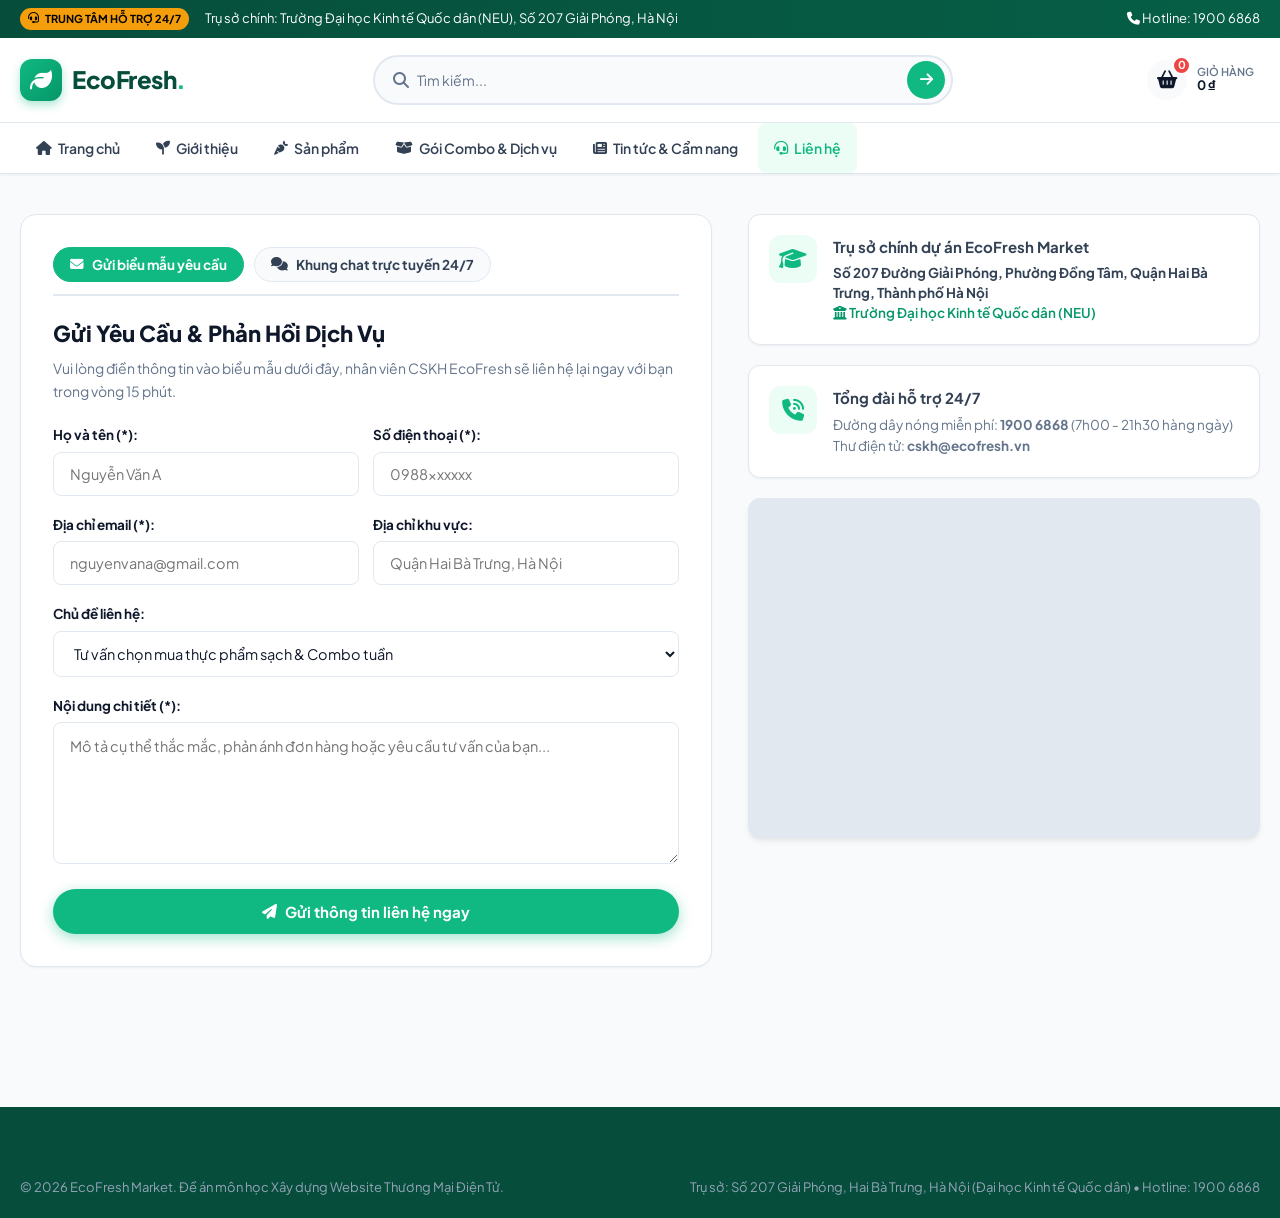
<file: contact.html>
<!DOCTYPE html>
<html lang="vi">
<head>
  <meta charset="UTF-8">
  <meta name="viewport" content="width=device-width, initial-scale=1.0">
  <title>Liên Hệ & Hỗ Trợ Khách Hàng - EcoFresh Market</title>
  
  <link rel="preconnect" href="https://fonts.googleapis.com">
  <link rel="preconnect" href="https://fonts.gstatic.com" crossorigin>
  <link href="https://fonts.googleapis.com/css2?family=Plus+Jakarta+Sans:wght@400;500;600;700;800&family=Be+Vietnam+Pro:wght@400;500;600;700;800&display=swap" rel="stylesheet">
  <link rel="stylesheet" href="https://cdnjs.cloudflare.com/ajax/libs/font-awesome/6.5.1/css/all.min.css">
  
  <link rel="stylesheet" href="css/style.css">
  <style>
    .contact-page-layout {
      display: grid;
      grid-template-columns: 1.15fr 0.85fr;
      gap: 36px;
      padding: 40px 0 80px;
      align-items: start;
    }
    .contact-form-box {
      background: white;
      border: 1px solid var(--border);
      border-radius: var(--radius-lg);
      padding: 32px;
      box-shadow: var(--shadow-sm);
    }
    .contact-info-box {
      display: flex;
      flex-direction: column;
      gap: 20px;
    }
    .info-card {
      background: white;
      border: 1px solid var(--border);
      border-radius: var(--radius-md);
      padding: 20px;
      display: flex;
      align-items: flex-start;
      gap: 16px;
      box-shadow: var(--shadow-sm);
    }
    .info-icon {
      width: 48px;
      height: 48px;
      border-radius: var(--radius-md);
      background: var(--primary-bg);
      color: var(--primary);
      display: flex;
      align-items: center;
      justify-content: center;
      font-size: 22px;
      flex-shrink: 0;
    }
    .map-frame-box {
      border-radius: var(--radius-md);
      overflow: hidden;
      border: 1px solid var(--border);
      box-shadow: var(--shadow-md);
      height: 340px;
      background: #E2E8F0;
    }
    .form-row-2 {
      display: grid;
      grid-template-columns: 1fr 1fr;
      gap: 14px;
    }
    .form-group {
      margin-bottom: 18px;
      width: 100%;
    }
    .form-label {
      display: block;
      font-size: 13.5px;
      font-weight: 700;
      color: var(--dark);
      margin-bottom: 6px;
    }
    .form-control {
      width: 100%;
      box-sizing: border-box;
      padding: 12px 16px;
      border: 1.5px solid var(--border);
      border-radius: var(--radius-sm);
      font-size: 14.5px;
      font-family: inherit;
      color: var(--dark);
      background: white;
      transition: var(--transition);
    }
    .form-control:focus {
      outline: none;
      border-color: var(--primary);
      box-shadow: 0 0 0 3px rgba(16, 185, 129, 0.15);
    }
    textarea.form-control {
      width: 100%;
      min-height: 130px;
      resize: vertical;
      line-height: 1.6;
    }
    
    /* Contact Mode Tabs */
    .contact-mode-tabs {
      display: flex;
      gap: 10px;
      margin-bottom: 20px;
      border-bottom: 2px solid var(--border);
      padding-bottom: 12px;
    }
    .contact-tab-btn {
      background: var(--light-bg);
      border: 1px solid var(--border);
      padding: 8px 16px;
      border-radius: var(--radius-full);
      font-size: 13.5px;
      font-weight: 700;
      color: var(--slate);
      cursor: pointer;
      display: inline-flex;
      align-items: center;
      gap: 8px;
      transition: var(--transition);
    }
    .contact-tab-btn.active {
      background: var(--primary);
      color: white;
      border-color: var(--primary);
    }

    /* Live Chat Window Box */
    .live-chat-panel {
      display: flex;
      flex-direction: column;
      height: 480px;
      border: 1px solid var(--border);
      border-radius: var(--radius-md);
      overflow: hidden;
      background: #F8FAFC;
    }
    .chat-header {
      background: var(--primary-deep);
      color: white;
      padding: 12px 18px;
      display: flex;
      align-items: center;
      justify-content: space-between;
    }
    .chat-body {
      flex: 1;
      padding: 16px;
      overflow-y: auto;
      display: flex;
      flex-direction: column;
      gap: 12px;
    }
    .chat-bubble {
      max-width: 82%;
      padding: 10px 14px;
      border-radius: 14px;
      font-size: 13.5px;
      line-height: 1.5;
    }
    .chat-bubble.bot {
      background: white;
      border: 1px solid var(--border);
      color: var(--dark);
      align-self: flex-start;
      border-bottom-left-radius: 2px;
      box-shadow: 0 1px 3px rgba(0,0,0,0.05);
    }
    .chat-bubble.user {
      background: var(--primary);
      color: white;
      align-self: flex-end;
      border-bottom-right-radius: 2px;
    }
    .chat-quick-actions {
      display: flex;
      flex-wrap: wrap;
      gap: 6px;
      padding: 10px 14px;
      background: white;
      border-top: 1px solid var(--border);
    }
    .chat-chip {
      background: var(--light-bg);
      border: 1px solid var(--border);
      font-size: 12px;
      padding: 4px 10px;
      border-radius: var(--radius-full);
      cursor: pointer;
      color: var(--slate);
      transition: var(--transition);
    }
    .chat-chip:hover {
      background: var(--primary);
      color: white;
      border-color: var(--primary);
    }
    .chat-input-bar {
      display: flex;
      padding: 12px 14px;
      background: white;
      border-top: 1px solid var(--border);
      gap: 8px;
    }

    @media (max-width: 900px) {
      .contact-page-layout { grid-template-columns: 1fr; }
      .form-row-2 { grid-template-columns: 1fr; }
    }
  </style>
</head>
<body>

  <!-- Top Announcement Bar -->
  <div class="top-bar">
    <div class="container">
      <div class="top-bar-left">
        <span class="top-bar-badge"><i class="fa-solid fa-headset"></i> Trung tâm hỗ trợ 24/7</span>
        <span>Trụ sở chính: Trường Đại học Kinh tế Quốc dân (NEU), Số 207 Giải Phóng, Hà Nội</span>
      </div>
      <div class="top-bar-right">
        <a href="tel:19006868"><i class="fa-solid fa-phone"></i> Hotline: 1900 6868</a>
      </div>
    </div>
  </div>

  <!-- Header -->
  <header class="main-header">
    <div class="container">
      <div class="header-inner">
        <a href="index.html" class="brand-logo">
          <div class="logo-icon"><i class="fa-solid fa-leaf"></i></div>
          <div>EcoFresh<span class="highlight">.</span></div>
        </a>

        <div class="header-search">
          <div class="search-wrapper">
            <i class="fa-solid fa-magnifying-glass" style="color: var(--muted); margin-right: 8px;"></i>
            <input type="text" class="search-input" placeholder="Tìm kiếm...">
            <button class="search-btn"><i class="fa-solid fa-arrow-right"></i></button>
          </div>
          <div class="search-results-dropdown"></div>
        </div>

        <div class="header-actions">
          <a href="cart.html" class="header-action-btn">
            <div class="action-icon-wrap">
              <i class="fa-solid fa-basket-shopping"></i>
              <span class="badge-count cart-count-badge">0</span>
            </div>
            <div class="action-text">
              <div class="label">Giỏ hàng</div>
              <div class="value header-cart-total">0đ</div>
            </div>
          </a>
        </div>
      </div>
    </div>

    <!-- Navigation -->
    <nav class="nav-bar">
      <div class="container">
        <div class="nav-inner">
          <ul class="main-nav">
            <li class="nav-item"><a href="index.html" class="nav-link"><i class="fa-solid fa-house"></i> Trang chủ</a></li>
            <li class="nav-item"><a href="about.html" class="nav-link"><i class="fa-solid fa-seedling"></i> Giới thiệu</a></li>
            <li class="nav-item"><a href="products.html" class="nav-link"><i class="fa-solid fa-carrot"></i> Sản phẩm</a></li>
            <li class="nav-item"><a href="combo.html" class="nav-link"><i class="fa-solid fa-box-open"></i> Gói Combo & Dịch vụ</a></li>
            <li class="nav-item"><a href="news.html" class="nav-link"><i class="fa-solid fa-newspaper"></i> Tin tức & Cẩm nang</a></li>
            <li class="nav-item active"><a href="contact.html" class="nav-link"><i class="fa-solid fa-headset"></i> Liên hệ</a></li>
          </ul>
        </div>
      </div>
    </nav>
  </header>

  <!-- Main Content -->
  <main class="container">
    <div class="contact-page-layout">
      
      <!-- Left Column: Form & Live Chat Switcher -->
      <section class="contact-form-box">
        
        <!-- Toggle Tabs -->
        <div class="contact-mode-tabs">
          <button class="contact-tab-btn active" id="btn-tab-form" onclick="switchContactTab('form')">
            <i class="fa-solid fa-envelope"></i> Gửi biểu mẫu yêu cầu
          </button>
          <button class="contact-tab-btn" id="btn-tab-chat" onclick="switchContactTab('chat')">
            <i class="fa-solid fa-comments"></i> Khung chat trực tuyến 24/7
          </button>
        </div>

        <!-- 1. Contact Form Section -->
        <div id="contact-form-container">
          <h2 style="font-size: 22px; font-weight: 800; color: var(--dark); margin-bottom: 6px;">
            Gửi Yêu Cầu & Phản Hồi Dịch Vụ
          </h2>
          <p style="font-size: 14px; color: var(--muted); margin-bottom: 22px;">
            Vui lòng điền thông tin vào biểu mẫu dưới đây, nhân viên CSKH EcoFresh sẽ liên hệ lại ngay với bạn trong vòng 15 phút.
          </p>

          <form id="contact-form" onsubmit="handleContactSubmit(event)">
            
            <div class="form-row-2">
              <div class="form-group">
                <label class="form-label">Họ và tên (*):</label>
                <input type="text" id="contact-name" class="form-control" placeholder="Nguyễn Văn A" required>
              </div>
              <div class="form-group">
                <label class="form-label">Số điện thoại (*):</label>
                <input type="tel" id="contact-phone" class="form-control" placeholder="0988xxxxxx" required>
              </div>
            </div>

            <div class="form-row-2">
              <div class="form-group">
                <label class="form-label">Địa chỉ email (*):</label>
                <input type="email" id="contact-email" class="form-control" placeholder="nguyenvana@gmail.com" required>
              </div>
              <div class="form-group">
                <label class="form-label">Địa chỉ khu vực:</label>
                <input type="text" id="contact-address" class="form-control" placeholder="Quận Hai Bà Trưng, Hà Nội">
              </div>
            </div>

            <div class="form-group">
              <label class="form-label">Chủ đề liên hệ:</label>
              <select id="contact-subject" class="form-control">
                <option value="tu-van">Tư vấn chọn mua thực phẩm sạch & Combo tuần</option>
                <option value="htx">Đăng ký làm Hợp tác xã / Nhà cung cấp liên kết</option>
                <option value="khieu-nai">Báo lỗi sản phẩm & Yêu cầu đổi trả 1-1 trong 24h</option>
                <option value="b2b">Hợp tác cung ứng nông sản cho bếp ăn doanh nghiệp</option>
              </select>
            </div>

            <div class="form-group">
              <label class="form-label">Nội dung chi tiết (*):</label>
              <textarea id="contact-message" class="form-control" rows="5" placeholder="Mô tả cụ thể thắc mắc, phản ánh đơn hàng hoặc yêu cầu tư vấn của bạn..." required></textarea>
            </div>

            <button type="submit" class="btn btn-primary" style="width: 100%; padding: 13px; font-size: 15px;">
              <i class="fa-solid fa-paper-plane"></i> Gửi thông tin liên hệ ngay
            </button>

          </form>
        </div>

        <!-- 2. Live Chat Container -->
        <div id="contact-chat-container" style="display: none;">
          <div class="live-chat-panel">
            <div class="chat-header">
              <div style="display:flex; align-items:center; gap:10px;">
                <span style="width:10px; height:10px; background:#10B981; border-radius:50%; box-shadow:0 0 0 2px rgba(255,255,255,0.5);"></span>
                <div>
                  <div style="font-weight:700; font-size:14px;">Trợ Lý CSKH EcoFresh Market (Trực tuyến)</div>
                  <div style="font-size:11px; opacity:0.85;">Thời gian phản hồi tức thì < 5 giây</div>
                </div>
              </div>
              <i class="fa-solid fa-headset" style="font-size:18px;"></i>
            </div>

            <div class="chat-body" id="chat-messages-wrap">
              <div class="chat-bubble bot">
                Xin chào quý khách! Tôi là Trợ lý tư vấn EcoFresh Market. Bạn cần hỗ trợ về sản phẩm nông sản sạch, dịch vụ đi chợ định kỳ hay chính sách đổi trả hàng?
              </div>
            </div>

            <!-- Quick Action Chips -->
            <div class="chat-quick-actions">
              <span class="chat-chip" onclick="sendQuickMessage('Gói combo gia đình gồm những gì?')">Gói combo gồm những gì?</span>
              <span class="chat-chip" onclick="sendQuickMessage('EcoFresh giao hàng trong mấy giờ?')">Giao hàng mấy giờ?</span>
              <span class="chat-chip" onclick="sendQuickMessage('Chính sách đổi trả hàng lỗi?')">Chính sách đổi trả 1-1?</span>
              <span class="chat-chip" onclick="sendQuickMessage('Địa chỉ trường ĐH Kinh tế Quốc dân?')">Địa chỉ trường NEU?</span>
            </div>

            <div class="chat-input-bar">
              <input type="text" id="chat-user-input" class="form-control" placeholder="Nhập câu hỏi bạn cần tư vấn..." onkeypress="if(event.key==='Enter') sendChatMessage()">
              <button class="btn btn-primary" onclick="sendChatMessage()" style="padding:10px 18px;">
                <i class="fa-solid fa-paper-plane"></i>
              </button>
            </div>
          </div>
        </div>

      </section>

      <!-- Right Column: Contact Info & Interactive Map pointing to NEU -->
      <section class="contact-info-box">
        
        <div class="info-card">
          <div class="info-icon"><i class="fa-solid fa-graduation-cap"></i></div>
          <div>
            <h4 style="font-size: 15px; font-weight: 700; margin-bottom: 4px;">Trụ sở chính dự án EcoFresh Market</h4>
            <p style="font-size: 13.5px; color: var(--slate); line-height: 1.5;">
              <strong>Số 207 Đường Giải Phóng, Phường Đồng Tâm, Quận Hai Bà Trưng, Thành phố Hà Nội</strong><br>
              <span style="color:var(--primary-dark); font-weight:600;"><i class="fa-solid fa-building-columns"></i> Trường Đại học Kinh tế Quốc dân (NEU)</span>
            </p>
          </div>
        </div>

        <div class="info-card">
          <div class="info-icon"><i class="fa-solid fa-phone-volume"></i></div>
          <div>
            <h4 style="font-size: 15px; font-weight: 700; margin-bottom: 4px;">Tổng đài hỗ trợ 24/7</h4>
            <p style="font-size: 13.5px; color: var(--muted);">Đường dây nóng miễn phí: <strong>1900 6868</strong> (7h00 - 21h30 hàng ngày)</p>
            <p style="font-size: 13.5px; color: var(--muted);">Thư điện tử: <strong>cskh@ecofresh.vn</strong></p>
          </div>
        </div>

        <!-- Google Maps Iframe: Đại học Kinh tế Quốc dân (NEU) -->
        <div class="map-frame-box">
          <iframe 
            src="https://www.google.com/maps/embed?pb=!1m18!1m12!1m3!1d3724.7176465492984!2d105.84074577596853!3d21.00395708763071!2m3!1f0!2f0!3f0!3m2!1i1024!2i768!4f13.1!3m3!1m2!1s0x3135ac76ccab6dd7%3A0x55e92a5b07a97d03!2zVHLGsOG7nW5nIMSQ4bqhaSBo4buNYyBLaW5oIHThur8gUXXhu5FjIGTDom4gKE5FVSk!5e0!3m2!1svi!2s!4v1718000000000!5m2!1svi!2s" 
            width="100%" 
            height="100%" 
            style="border:0;" 
            allowfullscreen="" 
            loading="lazy" 
            referrerpolicy="no-referrer-when-downgrade">
          </iframe>
        </div>

      </section>

    </div>
  </main>

  <!-- Footer -->
  <footer class="master-footer">
    <div class="container">
      <div class="footer-bottom">
        <div>© 2026 EcoFresh Market. Đề án môn học Xây dựng Website Thương Mại Điện Tử.</div>
        <div>Trụ sở: Số 207 Giải Phóng, Hai Bà Trưng, Hà Nội (Đại học Kinh tế Quốc dân) • Hotline: 1900 6868</div>
      </div>
    </div>
  </footer>

  <script src="js/products-data.js?v=20261029_supermarket_v4"></script>
  <script src="js/app.js?v=20261029_supermarket_v4"></script>
  <script>
    function switchContactTab(mode) {
      const btnForm = document.getElementById('btn-tab-form');
      const btnChat = document.getElementById('btn-tab-chat');
      const formContainer = document.getElementById('contact-form-container');
      const chatContainer = document.getElementById('contact-chat-container');

      if (mode === 'form') {
        btnForm.classList.add('active');
        btnChat.classList.remove('active');
        formContainer.style.display = 'block';
        chatContainer.style.display = 'none';
      } else {
        btnChat.classList.add('active');
        btnForm.classList.remove('active');
        formContainer.style.display = 'none';
        chatContainer.style.display = 'block';
      }
    }

    function handleContactSubmit(e) {
      e.preventDefault();
      const name = document.getElementById('contact-name').value;
      const phone = document.getElementById('contact-phone').value;
      
      showToast(`Cảm ơn bạn ${name}! EcoFresh Market đã tiếp nhận thông tin và sẽ gọi qua SĐT ${phone} trong 15 phút.`);
      document.getElementById('contact-form').reset();
    }

    function sendChatMessage() {
      const input = document.getElementById('chat-user-input');
      const msg = input.value.trim();
      if (!msg) return;

      appendChatMessage(msg, 'user');
      input.value = '';

      // Generate bot reply
      setTimeout(() => {
        const reply = generateBotReply(msg);
        appendChatMessage(reply, 'bot');
      }, 400);
    }

    function sendQuickMessage(text) {
      appendChatMessage(text, 'user');
      setTimeout(() => {
        const reply = generateBotReply(text);
        appendChatMessage(reply, 'bot');
      }, 400);
    }

    function appendChatMessage(text, sender) {
      const wrap = document.getElementById('chat-messages-wrap');
      if (!wrap) return;

      const bubble = document.createElement('div');
      bubble.className = `chat-bubble ${sender}`;
      bubble.textContent = text;
      wrap.appendChild(bubble);
      wrap.scrollTop = wrap.scrollHeight;
    }

    function generateBotReply(msg) {
      const lower = msg.toLowerCase();
      if (lower.includes('combo') || lower.includes('gói')) {
        return "Gói Combo EcoFresh gồm đầy đủ thịt sinh học, thủy hải sản tươi, rau củ hữu cơ Đà Lạt và trái cây ngọt theo tuần. Bạn có thể xem chi tiết và đăng ký tại mục 'Gói Combo & Dịch vụ' trên thanh điều hướng!";
      } else if (lower.includes('mấy giờ') || lower.includes('giao hàng') || lower.includes('vận chuyển')) {
        return "EcoFresh có 2 hình thức: Giao hỏa tốc 2 giờ nội thành Hà Nội, hoặc giao theo khung giờ hẹn (8h00-11h30 sáng hoặc 14h00-17h30 chiều) bằng thùng giữ nhiệt đá gel sinh học 4-8°C!";
      } else if (lower.includes('đổi trả') || lower.includes('hỏng') || lower.includes('lỗi')) {
        return "EcoFresh áp dụng chính sách đổi mới 1-1 trong 60 phút hoặc hoàn điểm ví EcoPoints 100% nếu nông sản bị dập nát, héo úa hoặc không đúng mô tả. Bạn chỉ cần chụp ảnh tem QR gửi qua hotline 1900 6868!";
      } else if (lower.includes('kinh tế quốc dân') || lower.includes('neu') || lower.includes('địa chỉ')) {
        return "Trụ sở chính dự án EcoFresh Market đặt tại Số 207 Đường Giải Phóng, Phường Đồng Tâm, Quận Hai Bà Trưng, Hà Nội (Trường Đại học Kinh tế Quốc dân - NEU)!";
      } else {
        return "Cảm ơn câu hỏi của bạn! Nhân viên tư vấn EcoFresh đã ghi nhận và sẵn sàng giải đáp chi tiết qua Hotline 1900 6868 hoặc Zalo CSKH.";
      }
    }
  </script>
</body>
</html>
</file>
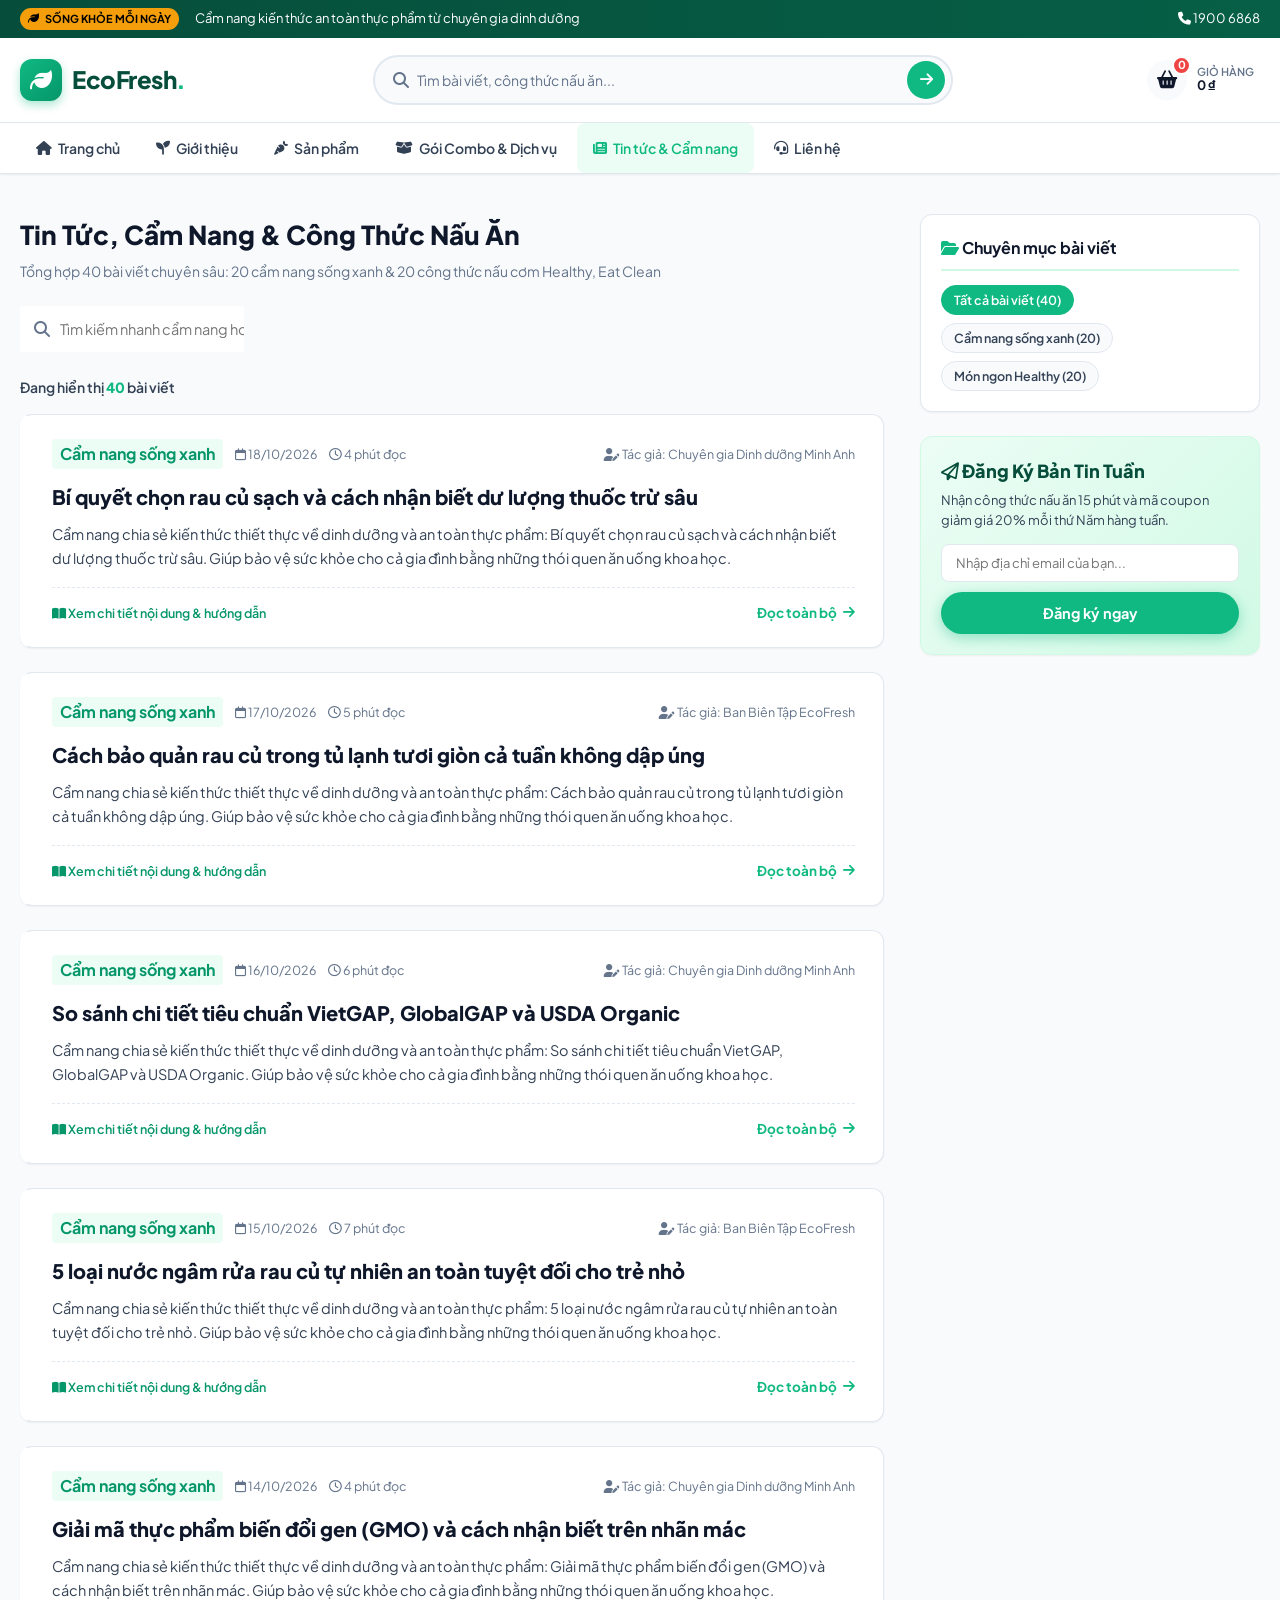
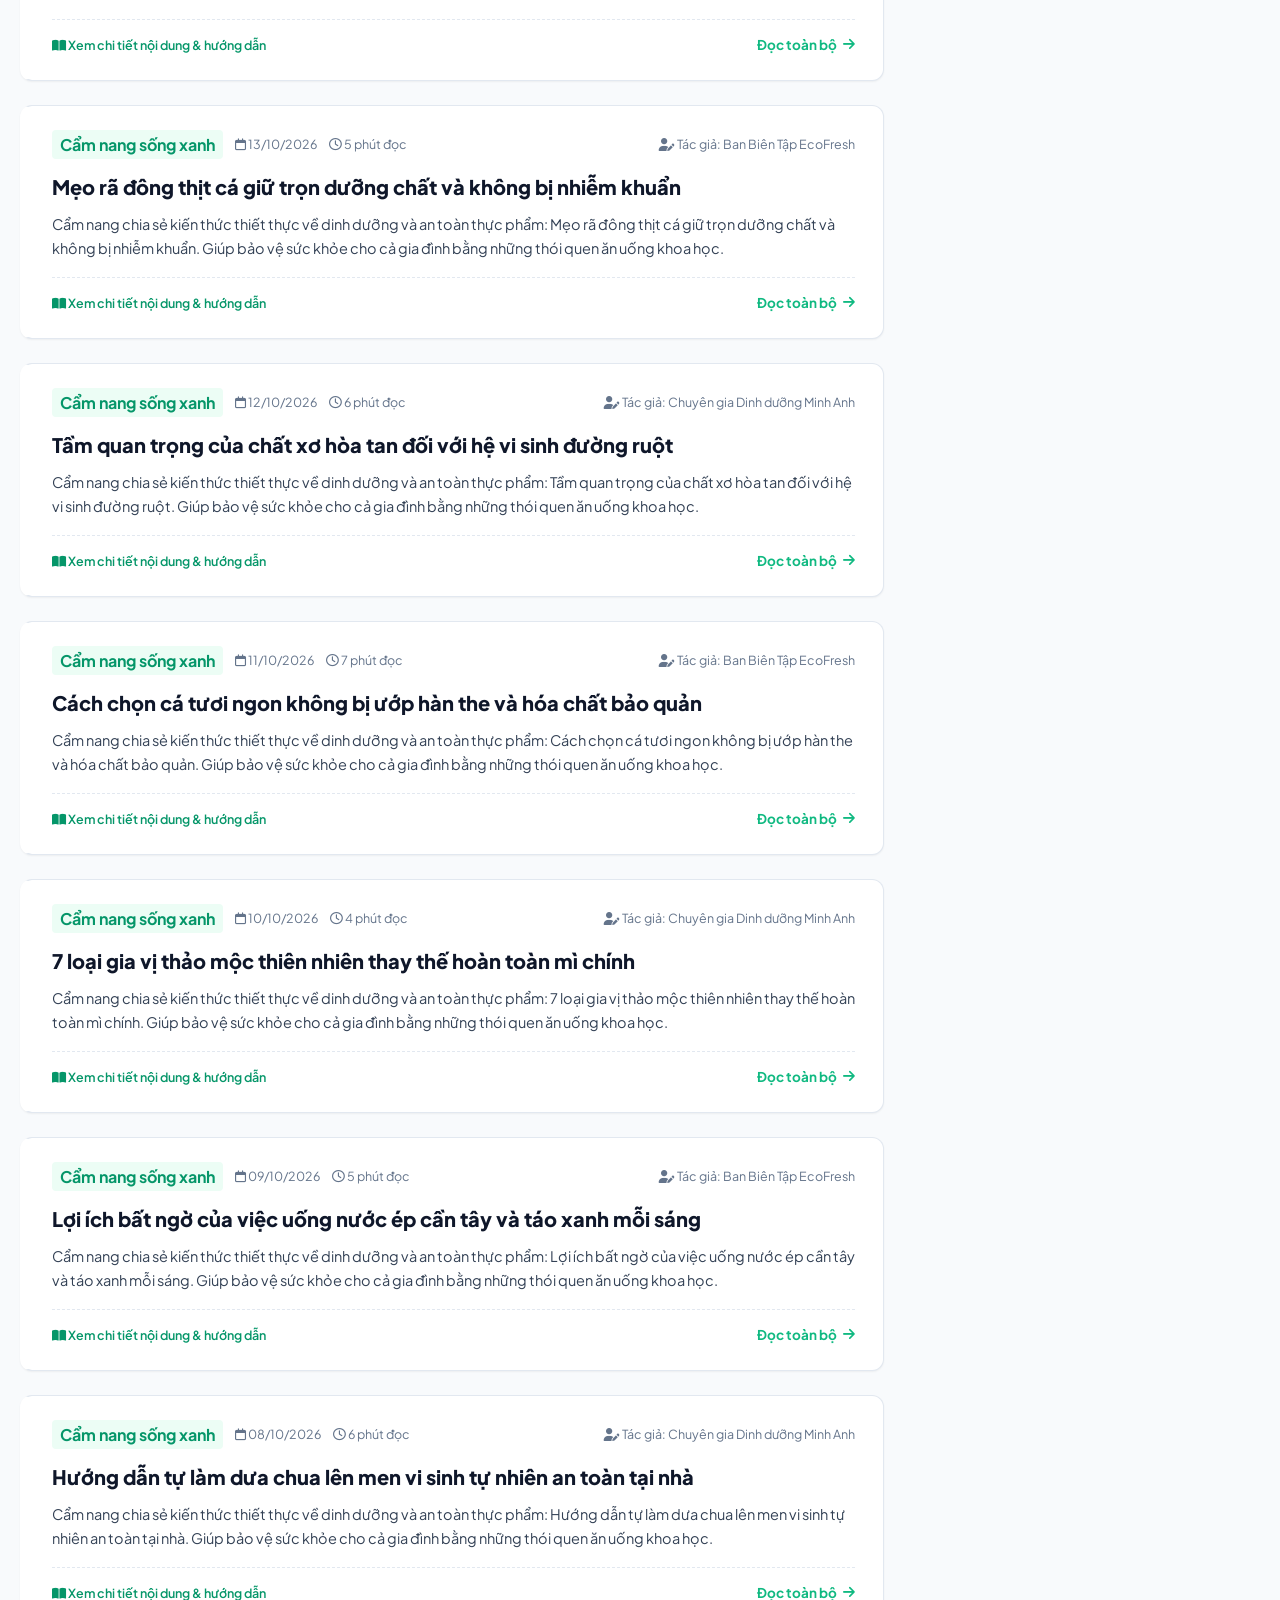
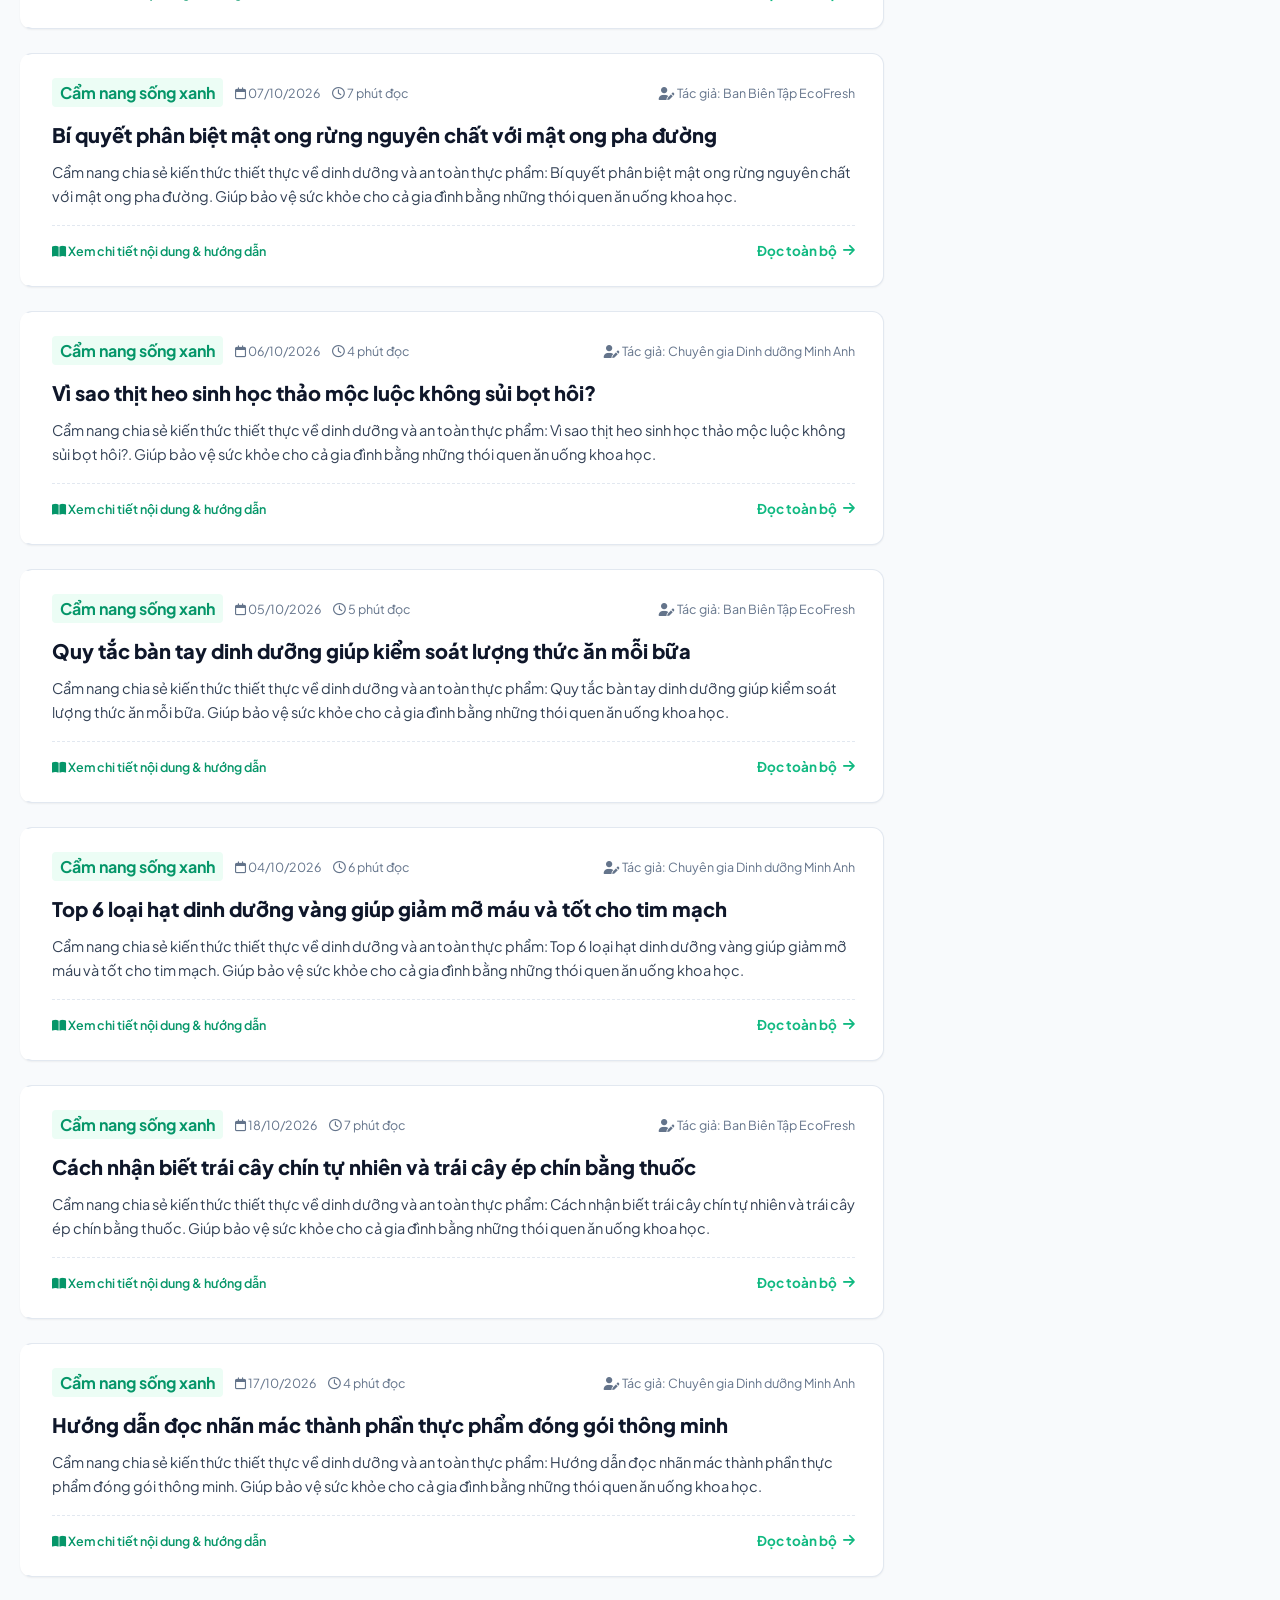
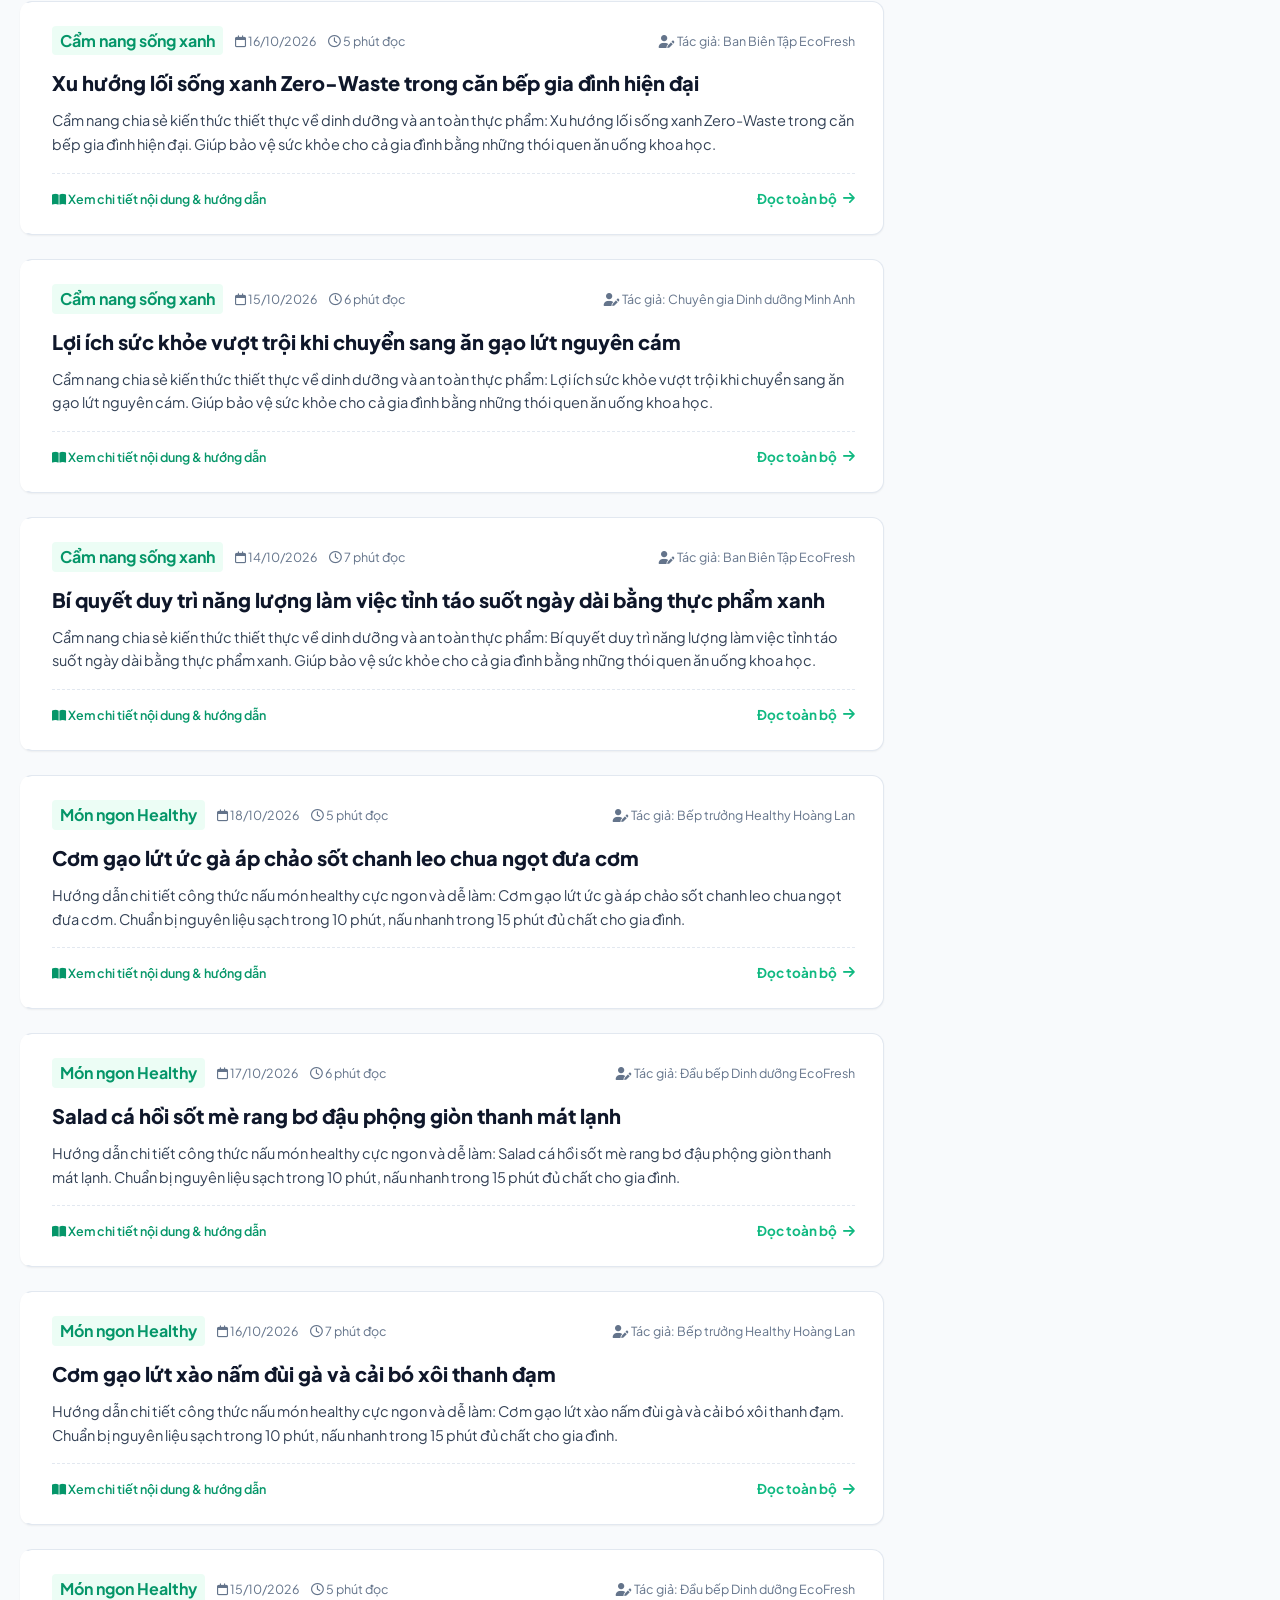
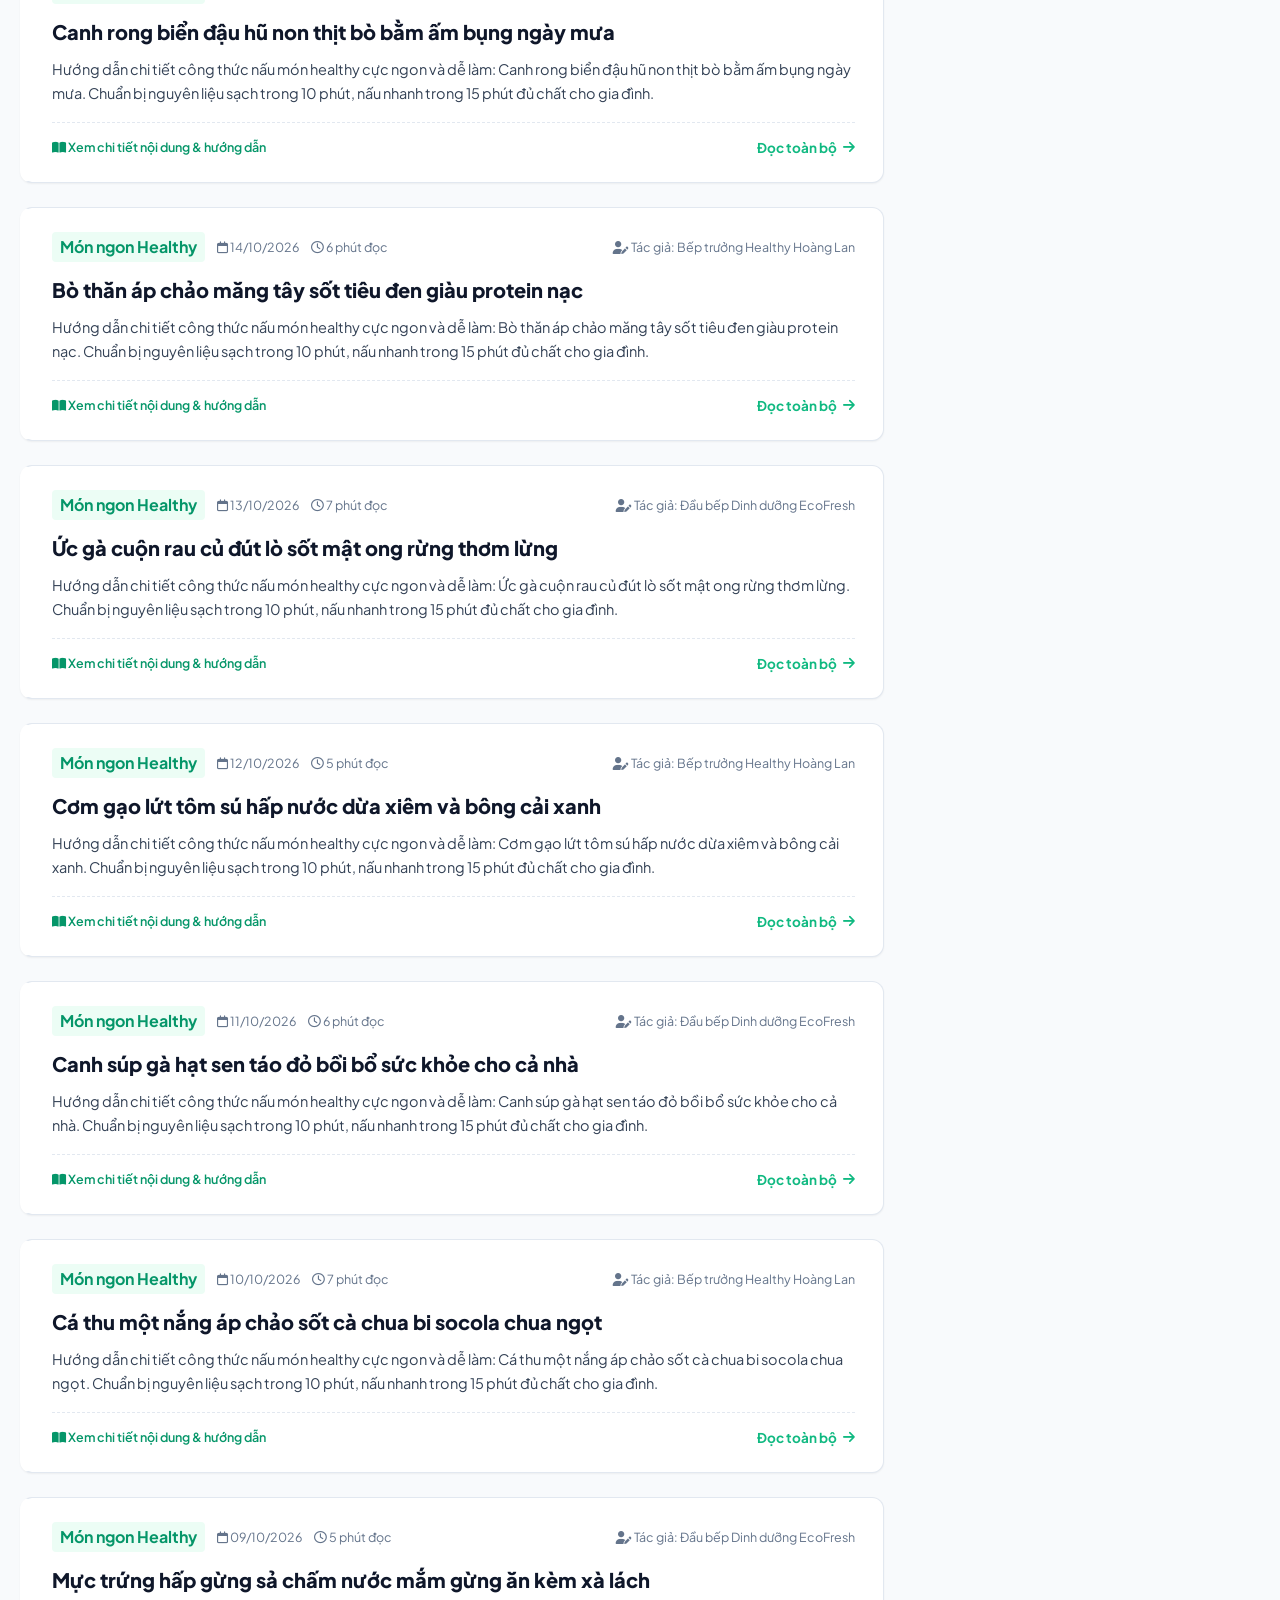
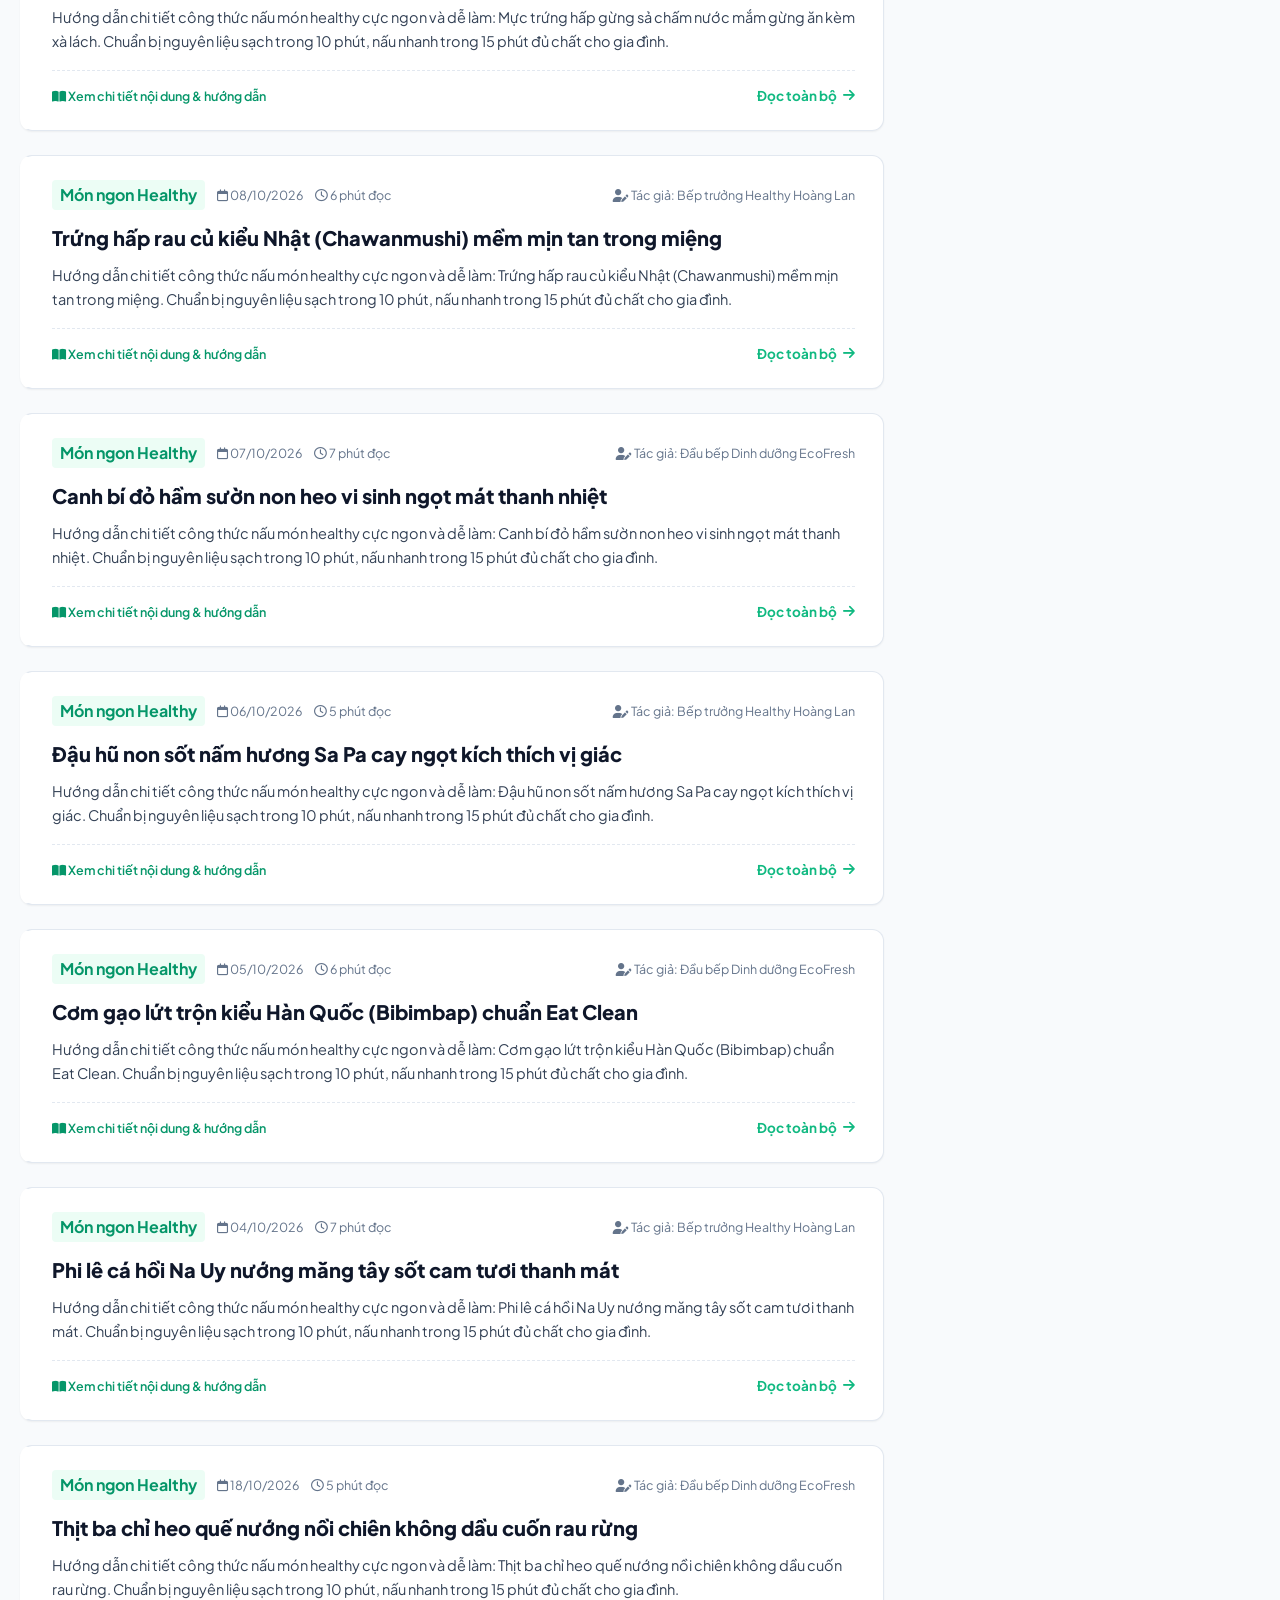
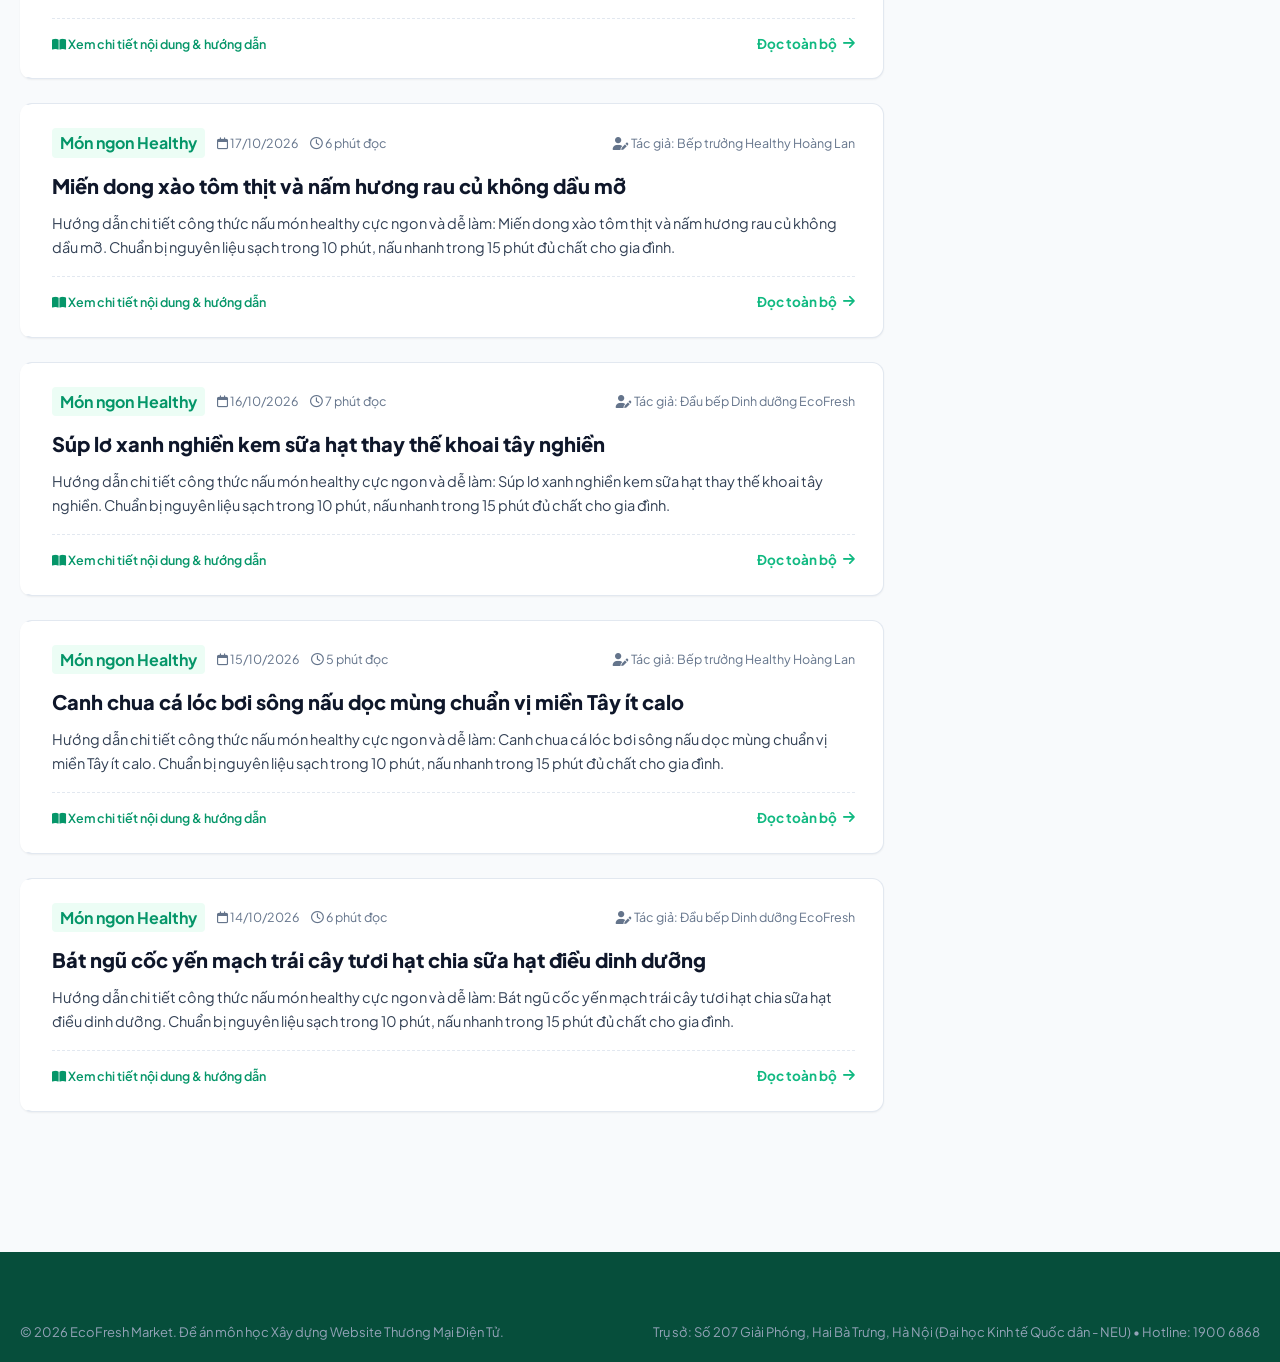
<file: news.html>
<!DOCTYPE html>
<html lang="vi">
<head>
  <meta charset="UTF-8">
  <meta name="viewport" content="width=device-width, initial-scale=1.0">
  <title>Tin Tức & Cẩm Nang Sống Xanh - EcoFresh Market</title>
  
  <link rel="preconnect" href="https://fonts.googleapis.com">
  <link rel="preconnect" href="https://fonts.gstatic.com" crossorigin>
  <link href="https://fonts.googleapis.com/css2?family=Plus+Jakarta+Sans:wght@400;500;600;700;800&family=Be+Vietnam+Pro:wght@400;500;600;700;800&display=swap" rel="stylesheet">
  <link rel="stylesheet" href="https://cdnjs.cloudflare.com/ajax/libs/font-awesome/6.5.1/css/all.min.css">
  
  <link rel="stylesheet" href="css/style.css">
  <style>
    .news-page-layout {
      display: grid;
      grid-template-columns: 1fr 340px;
      gap: 36px;
      padding: 40px 0 80px;
    }
    .vertical-news-list {
      display: flex;
      flex-direction: column;
      gap: 24px;
    }
    .news-vertical-item {
      background: white;
      border: 1px solid var(--border);
      border-radius: var(--radius-md);
      padding: 24px 28px;
      box-shadow: var(--shadow-sm);
      transition: var(--transition);
      cursor: pointer;
      display: flex;
      flex-direction: column;
      border-left: 4px solid transparent;
    }
    .news-vertical-item:hover {
      transform: translateY(-3px);
      box-shadow: var(--shadow-md);
      border-color: var(--primary-light);
      border-left-color: var(--primary);
    }
    .news-vertical-item .news-title {
      font-size: 20px;
      font-weight: 800;
      color: var(--dark);
      margin: 10px 0 12px;
      line-height: 1.4;
      transition: color 0.2s ease;
    }
    .news-vertical-item:hover .news-title {
      color: var(--primary-deep);
    }
    .news-vertical-item .news-sapo {
      font-size: 14.5px;
      color: var(--slate);
      line-height: 1.65;
      margin-bottom: 16px;
    }
    .news-sidebar-box {
      background: white;
      border: 1px solid var(--border);
      border-radius: var(--radius-md);
      padding: 20px;
      margin-bottom: 24px;
      box-shadow: var(--shadow-sm);
    }
    .news-sidebar-title {
      font-size: 16px;
      font-weight: 700;
      color: var(--dark);
      margin-bottom: 14px;
      border-bottom: 2px solid var(--primary-light);
      padding-bottom: 8px;
    }
    .cat-badge-list {
      display: flex;
      flex-wrap: wrap;
      gap: 8px;
    }
    .cat-badge-btn {
      background: var(--light-bg);
      border: 1px solid var(--border);
      padding: 6px 12px;
      border-radius: var(--radius-full);
      font-size: 12.5px;
      font-weight: 600;
      color: var(--slate);
    }
    .cat-badge-btn:hover, .cat-badge-btn.active {
      background: var(--primary);
      color: white;
      border-color: var(--primary);
    }
    @media (max-width: 900px) {
      .news-page-layout { grid-template-columns: 1fr; }
      .news-vertical-item { grid-template-columns: 1fr; }
    }
  </style>
</head>
<body>

  <!-- Top Announcement Bar -->
  <div class="top-bar">
    <div class="container">
      <div class="top-bar-left">
        <span class="top-bar-badge"><i class="fa-solid fa-leaf"></i> Sống khỏe mỗi ngày</span>
        <span>Cẩm nang kiến thức an toàn thực phẩm từ chuyên gia dinh dưỡng</span>
      </div>
      <div class="top-bar-right">
        <a href="tel:19006868"><i class="fa-solid fa-phone"></i> 1900 6868</a>
      </div>
    </div>
  </div>

  <!-- Header -->
  <header class="main-header">
    <div class="container">
      <div class="header-inner">
        <a href="index.html" class="brand-logo">
          <div class="logo-icon"><i class="fa-solid fa-leaf"></i></div>
          <div>EcoFresh<span class="highlight">.</span></div>
        </a>

        <div class="header-search">
          <div class="search-wrapper">
            <i class="fa-solid fa-magnifying-glass" style="color: var(--muted); margin-right: 8px;"></i>
            <input type="text" class="search-input" placeholder="Tìm bài viết, công thức nấu ăn...">
            <button class="search-btn"><i class="fa-solid fa-arrow-right"></i></button>
          </div>
          <div class="search-results-dropdown"></div>
        </div>

        <div class="header-actions">
          <a href="cart.html" class="header-action-btn">
            <div class="action-icon-wrap">
              <i class="fa-solid fa-basket-shopping"></i>
              <span class="badge-count cart-count-badge">0</span>
            </div>
            <div class="action-text">
              <div class="label">Giỏ hàng</div>
              <div class="value header-cart-total">0đ</div>
            </div>
          </a>
        </div>
      </div>
    </div>

    <!-- Navigation -->
    <nav class="nav-bar">
      <div class="container">
        <div class="nav-inner">
          <ul class="main-nav">
            <li class="nav-item"><a href="index.html" class="nav-link"><i class="fa-solid fa-house"></i> Trang chủ</a></li>
            <li class="nav-item"><a href="about.html" class="nav-link"><i class="fa-solid fa-seedling"></i> Giới thiệu</a></li>
            <li class="nav-item"><a href="products.html" class="nav-link"><i class="fa-solid fa-carrot"></i> Sản phẩm</a></li>
            <li class="nav-item"><a href="combo.html" class="nav-link"><i class="fa-solid fa-box-open"></i> Gói Combo & Dịch vụ</a></li>
            <li class="nav-item active"><a href="news.html" class="nav-link"><i class="fa-solid fa-newspaper"></i> Tin tức & Cẩm nang</a></li>
            <li class="nav-item"><a href="contact.html" class="nav-link"><i class="fa-solid fa-headset"></i> Liên hệ</a></li>
          </ul>
        </div>
      </div>
    </nav>
  </header>

  <!-- News Content Layout -->
  <main class="container">
    <div class="news-page-layout">
      
      <!-- Main Column: Vertical List from Newest to Oldest -->
      <section>
        <div style="margin-bottom: 24px;">
          <h1 style="font-size: 26px; font-weight: 800; color: var(--dark);">Tin Tức, Cẩm Nang & Công Thức Nấu Ăn</h1>
          <p style="font-size: 14px; color: var(--muted); margin-top: 4px;">Tổng hợp 40 bài viết chuyên sâu: 20 cẩm nang sống xanh & 20 công thức nấu cơm Healthy, Eat Clean</p>
        </div>

        <!-- In-page Search Box -->
        <div style="margin-bottom: 24px; position: relative;">
          <input type="text" id="news-search-input" class="form-control" placeholder="Tìm kiếm nhanh cẩm nang hoặc món ăn healthy (ví dụ: ức gà, cá hồi, rau củ, bảo quản...)" oninput="handleNewsSearch(this.value)" style="padding-left: 40px; height: 46px; font-size: 14.5px;">
          <i class="fa-solid fa-magnifying-glass" style="position: absolute; left: 14px; top: 15px; color: var(--muted);"></i>
        </div>

        <div style="font-size: 14px; color: var(--slate); font-weight: 600; margin-bottom: 16px;">
          Đang hiển thị <span id="news-count-display" style="color:var(--primary); font-weight:800;">40</span> bài viết
        </div>

        <div class="vertical-news-list" id="news-list-container"></div>
      </section>

      <!-- Right Column: Sidebar -->
      <aside>
        
        <!-- Category tags -->
        <div class="news-sidebar-box">
          <div class="news-sidebar-title"><i class="fa-solid fa-folder-open" style="color:var(--primary);"></i> Chuyên mục bài viết</div>
          <div class="cat-badge-list">
            <button class="cat-badge-btn active" onclick="filterNews('all', this)">Tất cả bài viết (40)</button>
            <button class="cat-badge-btn" onclick="filterNews('Cẩm nang sống xanh', this)">Cẩm nang sống xanh (20)</button>
            <button class="cat-badge-btn" onclick="filterNews('Món ngon Healthy', this)">Món ngon Healthy (20)</button>
          </div>
        </div>

        <!-- Featured Newsletter Box -->
        <div class="news-sidebar-box" style="background: linear-gradient(135deg, #ECFDF5, #D1FAE5); border-color: var(--primary-light);">
          <div style="font-size: 18px; font-weight: 800; color: var(--primary-deep); margin-bottom: 6px;">
            <i class="fa-regular fa-paper-plane"></i> Đăng Ký Bản Tin Tuần
          </div>
          <p style="font-size: 13px; color: var(--slate); line-height: 1.5; margin-bottom: 14px;">
            Nhận công thức nấu ăn 15 phút và mã coupon giảm giá 20% mỗi thứ Năm hàng tuần.
          </p>
          <input type="email" placeholder="Nhập địa chỉ email của bạn..." style="width: 100%; padding: 10px 14px; border-radius: var(--radius-sm); border: 1px solid var(--border); font-size: 13px; margin-bottom: 10px;">
          <button class="btn btn-primary" onclick="showToast('Đã đăng ký nhận bản tin thành công!')" style="width: 100%;">
            Đăng ký ngay
          </button>
        </div>

      </aside>

    </div>
  </main>

  <!-- Article Detail Reader Modal -->
  <div class="modal-overlay" id="article-detail-modal">
    <div class="modal-box" style="max-width: 760px;">
      <div class="modal-header">
        <div class="modal-title"><i class="fa-solid fa-newspaper" style="color:var(--primary);"></i> Bài viết chi tiết</div>
        <button class="modal-close-btn" onclick="closeModal('article-detail-modal')"><i class="fa-solid fa-xmark"></i></button>
      </div>
      <div class="modal-body" id="article-modal-content"></div>
    </div>
  </div>

  <!-- Footer -->
  <footer class="master-footer">
    <div class="container">
      <div class="footer-bottom">
        <div>© 2026 EcoFresh Market. Đề án môn học Xây dựng Website Thương Mại Điện Tử.</div>
        <div>Trụ sở: Số 207 Giải Phóng, Hai Bà Trưng, Hà Nội (Đại học Kinh tế Quốc dân - NEU) • Hotline: 1900 6868</div>
      </div>
    </div>
  </footer>

  <script src="js/products-data.js?v=20261029_supermarket_v4"></script>
  <script src="js/app.js?v=20261029_supermarket_v4"></script>
  <script>
    let currentCategory = 'all';
    let currentKeyword = '';

    function renderNewsList() {
      const container = document.getElementById('news-list-container');
      const countDisplay = document.getElementById('news-count-display');
      if (!container) return;

      let items = currentCategory === 'all' ? NEWS : NEWS.filter(n => n.category === currentCategory);

      if (currentKeyword) {
        const kw = currentKeyword.toLowerCase();
        const kwNoTone = removeVietnameseTones(kw);
        const words = kw.split(/\s+/).filter(Boolean);
        const wordsNoTone = kwNoTone.split(/\s+/).filter(Boolean);

        items = items.filter(n => {
          const text = `${n.title} ${n.sapo} ${n.content} ${n.author} ${n.category}`.toLowerCase();
          const textNoTone = removeVietnameseTones(text);
          return words.every(w => text.includes(w)) || wordsNoTone.every(w => textNoTone.includes(w));
        });
      }

      if (countDisplay) {
        countDisplay.textContent = items.length;
      }

      if (items.length === 0) {
        container.innerHTML = `
          <div style="text-align: center; padding: 60px 20px; background: white; border-radius: var(--radius-md); border: 1px solid var(--border);">
            <i class="fa-solid fa-magnifying-glass" style="font-size: 40px; color: var(--muted); margin-bottom: 12px;"></i>
            <h3>Không tìm thấy bài viết nào</h3>
            <p style="color: var(--muted); font-size: 14px; margin-top: 6px;">Vui lòng thử từ khóa tìm kiếm khác hoặc chuyển chuyên mục</p>
          </div>
        `;
        return;
      }

      container.innerHTML = items.map(n => `
        <article class="news-vertical-item" onclick="openArticleModal(${n.id})">
          <div style="display:flex; align-items:center; gap:12px; flex-wrap:wrap; margin-bottom:4px;">
            <span class="news-cat">${n.category}</span>
            <span style="font-size:12.5px; color:var(--muted);"><i class="fa-regular fa-calendar"></i> ${n.date}</span>
            <span style="font-size:12.5px; color:var(--muted);"><i class="fa-regular fa-clock"></i> ${n.readTime}</span>
            <span style="font-size:12.5px; color:var(--muted); margin-left:auto;"><i class="fa-solid fa-user-pen"></i> Tác giả: ${n.author}</span>
          </div>
          <h2 class="news-title">${n.title}</h2>
          <p class="news-sapo">${n.sapo}</p>
          <div style="display:flex; justify-content:space-between; align-items:center; border-top:1px dashed var(--border); padding-top:14px; margin-top:auto;">
            <span style="font-size:12.5px; color:var(--primary-dark); font-weight:600;"><i class="fa-solid fa-book-open"></i> Xem chi tiết nội dung & hướng dẫn</span>
            <span class="news-read-more" style="font-weight:700; color:var(--primary);">Đọc toàn bộ <i class="fa-solid fa-arrow-right"></i></span>
          </div>
        </article>
      `).join('');
    }

    function filterNews(cat, btnEl) {
      currentCategory = cat;
      document.querySelectorAll('.cat-badge-btn').forEach(b => b.classList.remove('active'));
      if (btnEl) btnEl.classList.add('active');
      renderNewsList();
    }

    function handleNewsSearch(val) {
      currentKeyword = val.trim();
      renderNewsList();
    }

    function openArticleModal(id) {
      const article = NEWS.find(n => n.id === id);
      if (!article) return;

      const modalContent = document.getElementById('article-modal-content');
      if (!modalContent) return;

      modalContent.innerHTML = `
        <div style="margin-bottom: 16px;">
          <span class="news-cat">${article.category}</span>
          <span style="font-size:12px; color:var(--muted); margin-left:8px;"><i class="fa-regular fa-calendar"></i> ${article.date} • Tác giả: ${article.author} • Thời gian đọc: ${article.readTime}</span>
        </div>
        <h1 style="font-size: 24px; font-weight: 800; color: var(--dark); line-height: 1.35; margin-bottom: 14px;">${article.title}</h1>
        <div style="background: var(--light-bg); border-left: 4px solid var(--primary); padding: 14px 18px; border-radius: 4px; font-style: italic; color: var(--slate); font-size: 15px; line-height: 1.6; margin-bottom: 24px;">
          ${article.sapo}
        </div>
        <div style="font-size: 15px; line-height: 1.85; color: var(--slate); padding: 4px 0;">
          ${article.content}
        </div>
        <div style="display:flex; justify-content:space-between; align-items:center; border-top:1px solid var(--border); padding-top:18px; margin-top:28px;">
          <span style="font-size:13px; font-weight:700;">Chia sẻ bài viết này:</span>
          <div style="display:flex; gap:10px;">
            <a href="https://facebook.com" target="_blank" class="btn btn-outline-white" style="color:#1877F2; padding:6px 14px; font-size:13px;"><i class="fa-brands fa-facebook"></i> Facebook</a>
            <a href="https://zalo.me" target="_blank" class="btn btn-outline-white" style="color:#0068FF; padding:6px 14px; font-size:13px;"><i class="fa-solid fa-comment-dots"></i> Zalo</a>
          </div>
        </div>
      `;

      document.getElementById('article-detail-modal')?.classList.add('active');
    }

    document.addEventListener('DOMContentLoaded', () => {
      renderNewsList();
    });
  </script>
</body>
</html>
</file>
<file: css/style.css>
/* ==========================================================================
   EcoFresh Market - Design System & Master Stylesheet
   Modern Organic E-Commerce UI/UX
   ========================================================================== */

:root {
  --primary: #10B981;
  --primary-dark: #059669;
  --primary-deep: #064E3B;
  --primary-light: #D1FAE5;
  --primary-bg: #ECFDF5;
  
  --accent: #F59E0B;
  --accent-dark: #D97706;
  --accent-light: #FEF3C7;
  
  --danger: #EF4444;
  --danger-light: #FEE2E2;
  
  --dark: #0F172A;
  --slate: #334155;
  --muted: #64748B;
  --border: #E2E8F0;
  --light-bg: #F8FAFC;
  --card-bg: #FFFFFF;
  
  --shadow-sm: 0 1px 2px 0 rgba(0, 0, 0, 0.05);
  --shadow-md: 0 4px 6px -1px rgba(0, 0, 0, 0.07), 0 2px 4px -2px rgba(0, 0, 0, 0.05);
  --shadow-lg: 0 10px 15px -3px rgba(0, 0, 0, 0.08), 0 4px 6px -4px rgba(0, 0, 0, 0.04);
  --shadow-xl: 0 20px 25px -5px rgba(0, 0, 0, 0.1), 0 8px 10px -6px rgba(0, 0, 0, 0.04);
  --shadow-green: 0 10px 25px -5px rgba(16, 185, 129, 0.3);
  
  --radius-sm: 8px;
  --radius-md: 12px;
  --radius-lg: 16px;
  --radius-full: 9999px;
  
  --font-main: 'Plus Jakarta Sans', 'Be Vietnam Pro', -apple-system, BlinkMacSystemFont, sans-serif;
  --transition: all 0.25s cubic-bezier(0.4, 0, 0.2, 1);
}

/* Base Reset & Typography */
* {
  margin: 0;
  padding: 0;
  box-sizing: border-box;
}

body {
  font-family: var(--font-main);
  background-color: var(--light-bg);
  color: var(--slate);
  line-height: 1.6;
  -webkit-font-smoothing: antialiased;
  overflow-x: hidden;
}

a {
  text-decoration: none;
  color: inherit;
  transition: var(--transition);
}

ul {
  list-style: none;
}

button, input, select, textarea {
  font-family: inherit;
  border: none;
  outline: none;
}

button {
  cursor: pointer;
  transition: var(--transition);
}

img {
  max-width: 100%;
  height: auto;
  display: block;
}

.container {
  width: 100%;
  max-width: 1280px;
  margin: 0 auto;
  padding: 0 20px;
}

/* Top Announcement Bar */
.top-bar {
  background: linear-gradient(90deg, #064E3B, #065F46);
  color: #FFFFFF;
  font-size: 13px;
  padding: 8px 0;
}
.top-bar .container {
  display: flex;
  justify-content: space-between;
  align-items: center;
  flex-wrap: wrap;
  gap: 10px;
}
.top-bar-left {
  display: flex;
  align-items: center;
  gap: 16px;
}
.top-bar-left span {
  display: flex;
  align-items: center;
  gap: 6px;
}
.top-bar-badge {
  background-color: var(--accent);
  color: #000;
  font-weight: 700;
  font-size: 11px;
  padding: 2px 8px;
  border-radius: var(--radius-full);
  text-transform: uppercase;
}
.top-bar-right {
  display: flex;
  align-items: center;
  gap: 20px;
}
.top-bar-right a:hover {
  color: var(--primary-light);
}

/* Main Navigation Header */
.main-header {
  background: #FFFFFF;
  position: sticky;
  top: 0;
  z-index: 100;
  box-shadow: var(--shadow-sm);
  border-bottom: 1px solid var(--border);
}
.header-inner {
  display: flex;
  align-items: center;
  justify-content: space-between;
  padding: 16px 0;
  gap: 24px;
}

.brand-logo {
  display: flex;
  align-items: center;
  gap: 10px;
  font-size: 24px;
  font-weight: 800;
  color: var(--primary-deep);
  letter-spacing: -0.5px;
}
.brand-logo .logo-icon {
  width: 42px;
  height: 42px;
  background: linear-gradient(135deg, var(--primary), var(--primary-dark));
  color: white;
  display: flex;
  align-items: center;
  justify-content: center;
  border-radius: var(--radius-md);
  font-size: 22px;
  box-shadow: 0 4px 10px rgba(16, 185, 129, 0.35);
}
.brand-logo span.highlight {
  color: var(--primary);
}

/* Search Bar with Instant Autocomplete */
.header-search {
  flex: 1;
  max-width: 580px;
  position: relative;
}
.search-wrapper {
  display: flex;
  align-items: center;
  background: var(--light-bg);
  border: 2px solid var(--border);
  border-radius: var(--radius-full);
  padding: 4px 6px 4px 18px;
  transition: var(--transition);
}
.search-wrapper:focus-within {
  border-color: var(--primary);
  background: #FFFFFF;
  box-shadow: 0 0 0 3px rgba(16, 185, 129, 0.15);
}
.search-input {
  flex: 1;
  background: transparent;
  font-size: 14px;
  color: var(--dark);
  padding: 6px 0;
}
.search-input::placeholder {
  color: var(--muted);
}
.search-btn {
  background: var(--primary);
  color: white;
  width: 38px;
  height: 38px;
  border-radius: var(--radius-full);
  display: flex;
  align-items: center;
  justify-content: center;
  font-size: 15px;
}
.search-btn:hover {
  background: var(--primary-dark);
}

/* Autocomplete Dropdown */
.search-results-dropdown {
  position: absolute;
  top: 100%;
  left: 0;
  right: 0;
  margin-top: 8px;
  background: #FFFFFF;
  border-radius: var(--radius-md);
  box-shadow: var(--shadow-xl);
  border: 1px solid var(--border);
  display: none;
  max-height: 400px;
  overflow-y: auto;
  z-index: 1000;
}
.search-results-dropdown.active {
  display: block;
}
.search-result-item {
  display: flex;
  align-items: center;
  gap: 12px;
  padding: 10px 16px;
  border-bottom: 1px solid #F1F5F9;
  cursor: pointer;
  transition: var(--transition);
}
.search-result-item:hover {
  background: var(--primary-bg);
}
.search-result-thumb {
  width: 44px;
  height: 44px;
  border-radius: var(--radius-sm);
  object-fit: cover;
}
.search-result-info {
  flex: 1;
}
.search-result-name {
  font-size: 13.5px;
  font-weight: 600;
  color: var(--dark);
}
.search-result-price {
  font-size: 13px;
  color: var(--primary-dark);
  font-weight: 700;
}

/* Header Actions */
.header-actions {
  display: flex;
  align-items: center;
  gap: 18px;
}
.header-action-btn {
  display: flex;
  align-items: center;
  gap: 10px;
  background: transparent;
  color: var(--slate);
  position: relative;
  padding: 6px;
  border-radius: var(--radius-md);
}
.header-action-btn:hover {
  color: var(--primary);
}
.action-icon-wrap {
  width: 40px;
  height: 40px;
  border-radius: var(--radius-full);
  background: var(--light-bg);
  display: flex;
  align-items: center;
  justify-content: center;
  font-size: 18px;
  color: var(--dark);
  position: relative;
  transition: var(--transition);
}
.header-action-btn:hover .action-icon-wrap {
  background: var(--primary-light);
  color: var(--primary-deep);
}
.badge-count {
  position: absolute;
  top: -4px;
  right: -4px;
  background: var(--danger);
  color: white;
  font-size: 11px;
  font-weight: 700;
  width: 19px;
  height: 19px;
  border-radius: var(--radius-full);
  display: flex;
  align-items: center;
  justify-content: center;
  border: 2px solid #FFFFFF;
}
.action-text {
  text-align: left;
  line-height: 1.2;
}
.action-text .label {
  font-size: 11px;
  color: var(--muted);
  text-transform: uppercase;
  font-weight: 600;
}
.action-text .value {
  font-size: 13px;
  font-weight: 700;
  color: var(--dark);
}

/* Navigation Bar (Mega Menu) */
.nav-bar {
  background: #FFFFFF;
  border-top: 1px solid var(--border);
  box-shadow: 0 2px 4px rgba(0,0,0,0.02);
}
.nav-inner {
  display: flex;
  align-items: center;
  justify-content: space-between;
}
.main-nav {
  display: flex;
  align-items: center;
  gap: 4px;
}
.nav-item {
  position: relative;
}
.nav-link {
  display: flex;
  align-items: center;
  gap: 6px;
  padding: 14px 16px;
  font-size: 14px;
  font-weight: 600;
  color: var(--slate);
  border-radius: var(--radius-sm);
  transition: var(--transition);
}
.nav-link:hover, .nav-item.active .nav-link {
  color: var(--primary);
  background: var(--primary-bg);
}
.nav-badge-hot {
  background: var(--accent);
  color: #000;
  font-size: 10px;
  padding: 2px 6px;
  border-radius: 4px;
  font-weight: 800;
  margin-left: 2px;
}

/* Mega Menu Dropdown */
.mega-dropdown {
  position: absolute;
  top: 100%;
  left: 0;
  width: 580px;
  background: #FFFFFF;
  border-radius: var(--radius-md);
  box-shadow: var(--shadow-xl);
  border: 1px solid var(--border);
  padding: 20px;
  display: none;
  grid-template-columns: repeat(2, 1fr);
  gap: 20px;
  z-index: 1000;
}
.nav-item:hover .mega-dropdown {
  display: grid;
}
.dropdown-col-title {
  font-size: 14px;
  font-weight: 700;
  color: var(--primary-deep);
  border-bottom: 2px solid var(--primary-light);
  padding-bottom: 8px;
  margin-bottom: 10px;
  display: flex;
  align-items: center;
  gap: 8px;
}
.dropdown-links li a {
  display: flex;
  align-items: center;
  justify-content: space-between;
  padding: 7px 10px;
  font-size: 13.5px;
  color: var(--slate);
  border-radius: var(--radius-sm);
}
.dropdown-links li a:hover {
  background: var(--primary-bg);
  color: var(--primary);
  padding-left: 14px;
}

.hotline-highlight {
  display: flex;
  align-items: center;
  gap: 8px;
  font-size: 13.5px;
  color: var(--primary-dark);
  font-weight: 700;
}
.hotline-highlight i {
  color: var(--accent);
  font-size: 16px;
}

/* Hero Carousel / Slider */
.hero-section {
  padding: 24px 0;
}
.hero-slider-container {
  position: relative;
  border-radius: var(--radius-lg);
  overflow: hidden;
  box-shadow: var(--shadow-lg);
  height: 460px;
  background: linear-gradient(135deg, #064E3B, #047857);
}
.hero-slide {
  position: absolute;
  inset: 0;
  opacity: 0;
  visibility: hidden;
  transition: opacity 0.6s ease, visibility 0.6s ease;
  display: flex;
  align-items: center;
  background-size: cover;
  background-position: center;
}
.hero-slide.active {
  opacity: 1;
  visibility: visible;
}
.hero-overlay {
  position: absolute;
  inset: 0;
  background: linear-gradient(90deg, rgba(6, 78, 59, 0.92) 0%, rgba(6, 78, 59, 0.6) 60%, rgba(6, 78, 59, 0.2) 100%);
}
.hero-content {
  position: relative;
  z-index: 2;
  max-width: 620px;
  padding: 0 50px;
  color: #FFFFFF;
}
.hero-tag {
  display: inline-flex;
  align-items: center;
  gap: 6px;
  background: rgba(255, 255, 255, 0.15);
  backdrop-filter: blur(8px);
  border: 1px solid rgba(255, 255, 255, 0.3);
  padding: 6px 14px;
  border-radius: var(--radius-full);
  font-size: 13px;
  font-weight: 700;
  color: var(--accent-light);
  margin-bottom: 16px;
}
.hero-title {
  font-size: 40px;
  font-weight: 800;
  line-height: 1.2;
  margin-bottom: 14px;
  letter-spacing: -0.5px;
}
.hero-desc {
  font-size: 16px;
  color: #E2E8F0;
  margin-bottom: 24px;
  line-height: 1.6;
}
.hero-btns {
  display: flex;
  gap: 14px;
}
.btn {
  display: inline-flex;
  align-items: center;
  justify-content: center;
  gap: 8px;
  padding: 12px 24px;
  font-size: 14.5px;
  font-weight: 700;
  border-radius: var(--radius-full);
  transition: var(--transition);
}
.btn-primary {
  background: var(--primary);
  color: white;
  box-shadow: 0 4px 14px rgba(16, 185, 129, 0.4);
}
.btn-primary:hover {
  background: var(--primary-dark);
  transform: translateY(-2px);
}
.btn-accent {
  background: var(--accent);
  color: #000;
  font-weight: 800;
  box-shadow: 0 4px 14px rgba(245, 158, 11, 0.4);
}
.btn-accent:hover {
  background: var(--accent-dark);
  color: white;
  transform: translateY(-2px);
}
.btn-outline-white {
  background: rgba(255, 255, 255, 0.15);
  backdrop-filter: blur(8px);
  color: white;
  border: 1px solid rgba(255, 255, 255, 0.4);
}
.btn-outline-white:hover {
  background: white;
  color: var(--primary-deep);
}

.slider-controls {
  position: absolute;
  bottom: 20px;
  right: 40px;
  display: flex;
  align-items: center;
  gap: 10px;
  z-index: 10;
}
.slider-btn {
  width: 40px;
  height: 40px;
  border-radius: var(--radius-full);
  background: rgba(255, 255, 255, 0.2);
  backdrop-filter: blur(6px);
  color: white;
  display: flex;
  align-items: center;
  justify-content: center;
  font-size: 14px;
}
.slider-btn:hover {
  background: white;
  color: var(--primary-deep);
}
.slider-dots {
  display: flex;
  gap: 6px;
}
.dot {
  width: 10px;
  height: 10px;
  border-radius: var(--radius-full);
  background: rgba(255, 255, 255, 0.4);
  cursor: pointer;
  transition: var(--transition);
}
.dot.active {
  width: 24px;
  background: var(--primary);
}

/* Trust & Value Proposition Badges */
.trust-badges-section {
  padding: 10px 0 30px 0;
}
.trust-grid {
  display: grid;
  grid-template-columns: repeat(4, 1fr);
  gap: 20px;
}
.trust-card {
  background: white;
  border: 1px solid var(--border);
  padding: 20px;
  border-radius: var(--radius-md);
  display: flex;
  align-items: center;
  gap: 16px;
  box-shadow: var(--shadow-sm);
  transition: var(--transition);
}
.trust-card:hover {
  transform: translateY(-4px);
  box-shadow: var(--shadow-md);
  border-color: var(--primary-light);
}
.trust-icon {
  width: 52px;
  height: 52px;
  border-radius: var(--radius-md);
  background: var(--primary-bg);
  color: var(--primary);
  display: flex;
  align-items: center;
  justify-content: center;
  font-size: 24px;
  flex-shrink: 0;
}
.trust-info h4 {
  font-size: 15px;
  font-weight: 700;
  color: var(--dark);
  margin-bottom: 2px;
}
.trust-info p {
  font-size: 12.5px;
  color: var(--muted);
  line-height: 1.4;
}

/* Category Circle Grid */
.section-header {
  display: flex;
  align-items: flex-end;
  justify-content: space-between;
  margin-bottom: 24px;
}
.section-title-wrap h2 {
  font-size: 26px;
  font-weight: 800;
  color: var(--dark);
  letter-spacing: -0.5px;
  display: flex;
  align-items: center;
  gap: 10px;
}
.section-title-wrap p {
  font-size: 14px;
  color: var(--muted);
  margin-top: 4px;
}
.view-all-link {
  font-size: 13.5px;
  font-weight: 700;
  color: var(--primary-dark);
  display: flex;
  align-items: center;
  gap: 6px;
}
.view-all-link:hover {
  color: var(--primary);
  transform: translateX(4px);
}

.categories-grid {
  display: grid;
  grid-template-columns: repeat(6, 1fr);
  gap: 18px;
  margin-bottom: 40px;
}
.cat-item-card {
  background: white;
  border: 1px solid var(--border);
  border-radius: var(--radius-md);
  padding: 18px 12px;
  text-align: center;
  transition: var(--transition);
  cursor: pointer;
  display: flex;
  flex-direction: column;
  align-items: center;
}
.cat-item-card:hover {
  border-color: var(--primary);
  transform: translateY(-4px);
  box-shadow: var(--shadow-green);
}
.cat-thumb-wrap {
  width: 76px;
  height: 76px;
  border-radius: var(--radius-full);
  background: var(--light-bg);
  display: flex;
  align-items: center;
  justify-content: center;
  margin-bottom: 12px;
  overflow: hidden;
  border: 2px solid #F1F5F9;
  transition: var(--transition);
}
.cat-item-card:hover .cat-thumb-wrap {
  border-color: var(--primary);
  transform: scale(1.08);
}
.cat-thumb-wrap img {
  width: 100%;
  height: 100%;
  object-fit: cover;
}
.cat-name {
  font-size: 13.5px;
  font-weight: 700;
  color: var(--dark);
  margin-bottom: 3px;
}
.cat-count {
  font-size: 12px;
  color: var(--muted);
}

/* Flash Sale Section */
.flash-sale-section {
  background: linear-gradient(135deg, #FFFBEB 0%, #FEF3C7 100%);
  border: 2px solid #FDE68A;
  border-radius: var(--radius-lg);
  padding: 28px;
  margin-bottom: 40px;
  box-shadow: var(--shadow-sm);
}
.flash-sale-header {
  display: flex;
  align-items: center;
  justify-content: space-between;
  margin-bottom: 24px;
  flex-wrap: wrap;
  gap: 16px;
}
.flash-title-wrap {
  display: flex;
  align-items: center;
  gap: 16px;
}
.flash-badge {
  background: linear-gradient(90deg, #DC2626, #EF4444);
  color: white;
  font-weight: 800;
  padding: 8px 16px;
  border-radius: var(--radius-full);
  font-size: 14px;
  display: flex;
  align-items: center;
  gap: 6px;
  animation: pulse 2s infinite;
}
@keyframes pulse {
  0%, 100% { transform: scale(1); }
  50% { transform: scale(1.05); }
}
.countdown-box {
  display: flex;
  align-items: center;
  gap: 6px;
}
.countdown-unit {
  background: #000;
  color: white;
  font-size: 15px;
  font-weight: 800;
  padding: 6px 10px;
  border-radius: var(--radius-sm);
  min-width: 36px;
  text-align: center;
}
.countdown-colon {
  font-weight: 800;
  color: #000;
}

.flash-sale-grid {
  display: grid;
  grid-template-columns: repeat(4, 1fr);
  gap: 20px;
}

/* Product Card Component */
.product-card {
  background: #FFFFFF;
  border: 1px solid var(--border);
  border-radius: var(--radius-md);
  overflow: hidden;
  display: flex;
  flex-direction: column;
  transition: var(--transition);
  position: relative;
}
.product-card:hover {
  transform: translateY(-5px);
  box-shadow: var(--shadow-lg);
  border-color: var(--primary-light);
}
.product-badge-wrap {
  position: absolute;
  top: 10px;
  left: 10px;
  z-index: 5;
  display: flex;
  flex-direction: column;
  gap: 4px;
}
.badge-discount {
  background: var(--danger);
  color: white;
  font-weight: 800;
  font-size: 11px;
  padding: 3px 8px;
  border-radius: 4px;
}
.badge-cert {
  background: var(--primary);
  color: white;
  font-weight: 700;
  font-size: 10px;
  padding: 2px 6px;
  border-radius: 4px;
  text-transform: uppercase;
}

.product-img-wrap {
  height: 200px;
  overflow: hidden;
  background: var(--light-bg);
  position: relative;
  cursor: pointer;
}
.product-img-wrap img {
  width: 100%;
  height: 100%;
  object-fit: cover;
  transition: transform 0.4s ease;
}
.product-card:hover .product-img-wrap img {
  transform: scale(1.08);
}
.product-quick-actions {
  position: absolute;
  bottom: -40px;
  left: 0;
  right: 0;
  display: flex;
  justify-content: center;
  gap: 8px;
  transition: bottom 0.3s ease;
  z-index: 6;
}
.product-card:hover .product-quick-actions {
  bottom: 12px;
}
.quick-btn {
  width: 36px;
  height: 36px;
  border-radius: var(--radius-full);
  background: white;
  color: var(--slate);
  box-shadow: var(--shadow-md);
  display: flex;
  align-items: center;
  justify-content: center;
  font-size: 14px;
}
.quick-btn:hover {
  background: var(--primary);
  color: white;
}

.product-body {
  padding: 16px;
  display: flex;
  flex-direction: column;
  flex: 1;
}
.product-category {
  font-size: 11.5px;
  color: var(--muted);
  text-transform: uppercase;
  font-weight: 700;
  margin-bottom: 4px;
}
.product-title {
  font-size: 14.5px;
  font-weight: 700;
  color: var(--dark);
  line-height: 1.4;
  margin-bottom: 8px;
  display: -webkit-box;
  -webkit-line-clamp: 2;
  -webkit-box-orient: vertical;
  overflow: hidden;
  cursor: pointer;
}
.product-title:hover {
  color: var(--primary);
}
.product-rating {
  display: flex;
  align-items: center;
  gap: 4px;
  font-size: 12px;
  color: var(--accent);
  margin-bottom: 10px;
}
.rating-count {
  color: var(--muted);
  font-size: 11px;
  margin-left: 2px;
}
.product-origin {
  font-size: 12px;
  color: var(--muted);
  display: flex;
  align-items: center;
  gap: 4px;
  margin-bottom: 12px;
}

.product-footer {
  margin-top: auto;
  display: flex;
  align-items: center;
  justify-content: space-between;
  padding-top: 10px;
  border-top: 1px solid #F1F5F9;
}
.product-price-box {
  display: flex;
  flex-direction: column;
}
.price-current {
  font-size: 16.5px;
  font-weight: 800;
  color: var(--primary-deep);
}
.price-old {
  font-size: 12px;
  color: var(--muted);
  text-decoration: line-through;
}
.add-cart-btn {
  background: var(--primary-bg);
  color: var(--primary-deep);
  border: 1px solid var(--primary-light);
  padding: 8px 14px;
  border-radius: var(--radius-full);
  font-size: 13px;
  font-weight: 700;
  display: flex;
  align-items: center;
  gap: 6px;
}
.add-cart-btn:hover {
  background: var(--primary);
  color: white;
  border-color: var(--primary);
}

/* Progress bar for flash sale */
.sale-progress-wrap {
  margin-top: 8px;
}
.sale-progress-bar {
  height: 6px;
  background: #E2E8F0;
  border-radius: var(--radius-full);
  overflow: hidden;
}
.sale-progress-fill {
  height: 100%;
  background: linear-gradient(90deg, #F59E0B, #EF4444);
  border-radius: var(--radius-full);
}
.sale-progress-text {
  font-size: 11px;
  color: var(--muted);
  display: flex;
  justify-content: space-between;
  margin-top: 4px;
}

/* Tabbed Main Products Section */
.products-tab-section {
  padding: 30px 0;
}
.tab-buttons {
  display: flex;
  gap: 10px;
  margin-bottom: 24px;
  flex-wrap: wrap;
}
.tab-btn {
  padding: 10px 20px;
  background: white;
  border: 1px solid var(--border);
  border-radius: var(--radius-full);
  font-size: 14px;
  font-weight: 700;
  color: var(--slate);
  display: flex;
  align-items: center;
  gap: 8px;
}
.tab-btn:hover, .tab-btn.active {
  background: var(--primary);
  color: white;
  border-color: var(--primary);
  box-shadow: 0 4px 12px rgba(16, 185, 129, 0.3);
}

.products-grid-5 {
  display: grid;
  grid-template-columns: repeat(4, 1fr);
  gap: 20px;
}

/* Service Promo Banner */
.services-banner-section {
  padding: 30px 0;
}
.service-banner-box {
  background: linear-gradient(135deg, #065F46, #047857);
  border-radius: var(--radius-lg);
  padding: 40px;
  color: white;
  display: flex;
  align-items: center;
  justify-content: space-between;
  gap: 30px;
  box-shadow: var(--shadow-lg);
}
.service-banner-text h3 {
  font-size: 28px;
  font-weight: 800;
  margin-bottom: 8px;
}
.service-banner-text p {
  font-size: 15px;
  color: #D1FAE5;
  max-width: 600px;
}
.service-banner-action {
  flex-shrink: 0;
}

/* News & Blog Section */
.news-section {
  padding: 30px 0;
}
.news-grid {
  display: grid;
  grid-template-columns: repeat(3, 1fr);
  gap: 24px;
}
.news-card {
  background: white;
  border: 1px solid var(--border);
  border-radius: var(--radius-md);
  overflow: hidden;
  box-shadow: var(--shadow-sm);
  transition: var(--transition);
  display: flex;
  flex-direction: column;
}
.news-card:hover {
  transform: translateY(-4px);
  box-shadow: var(--shadow-md);
}
.news-thumb {
  height: 200px;
  overflow: hidden;
}
.news-thumb img {
  width: 100%;
  height: 100%;
  object-fit: cover;
  transition: transform 0.4s ease;
}
.news-card:hover .news-thumb img {
  transform: scale(1.06);
}
.news-body {
  padding: 20px;
  display: flex;
  flex-direction: column;
  flex: 1;
}
.news-meta {
  display: flex;
  align-items: center;
  gap: 12px;
  font-size: 12px;
  color: var(--muted);
  margin-bottom: 10px;
}
.news-cat {
  background: var(--primary-bg);
  color: var(--primary-dark);
  font-weight: 700;
  padding: 2px 8px;
  border-radius: 4px;
}
.news-title {
  font-size: 16px;
  font-weight: 700;
  color: var(--dark);
  line-height: 1.4;
  margin-bottom: 10px;
  display: -webkit-box;
  -webkit-line-clamp: 2;
  -webkit-box-orient: vertical;
  overflow: hidden;
}
.news-sapo {
  font-size: 13.5px;
  color: var(--muted);
  line-height: 1.5;
  display: -webkit-box;
  -webkit-line-clamp: 3;
  -webkit-box-orient: vertical;
  overflow: hidden;
  margin-bottom: 16px;
}
.news-read-more {
  margin-top: auto;
  font-size: 13.5px;
  font-weight: 700;
  color: var(--primary);
  display: inline-flex;
  align-items: center;
  gap: 6px;
}

/* Floating Contact & Utilities Widget */
.floating-widget-wrap {
  position: fixed;
  bottom: 24px;
  right: 24px;
  display: flex;
  flex-direction: column;
  align-items: flex-end;
  gap: 12px;
  z-index: 999;
}
.floating-btn {
  width: 48px;
  height: 48px;
  border-radius: var(--radius-full);
  box-shadow: var(--shadow-lg);
  display: flex;
  align-items: center;
  justify-content: center;
  color: white;
  font-size: 20px;
  transition: var(--transition);
  position: relative;
}
.floating-btn:hover {
  transform: scale(1.1);
}
.floating-btn.btn-zalo {
  background: #0068FF;
}
.floating-btn.btn-phone {
  background: #EF4444;
  animation: ring 1.5s infinite;
}
@keyframes ring {
  0%, 100% { transform: rotate(0) scale(1); }
  25% { transform: rotate(15deg) scale(1.05); }
  75% { transform: rotate(-15deg) scale(1.05); }
}
.floating-btn.btn-bmi {
  background: var(--primary);
}
.floating-tooltip {
  position: absolute;
  right: 56px;
  background: #0F172A;
  color: white;
  font-size: 12px;
  font-weight: 600;
  padding: 6px 12px;
  border-radius: var(--radius-sm);
  white-space: nowrap;
  opacity: 0;
  visibility: hidden;
  transition: var(--transition);
}
.floating-btn:hover .floating-tooltip {
  opacity: 1;
  visibility: visible;
}

/* Master Footer */
.master-footer {
  background: #064E3B;
  color: #E2E8F0;
  padding-top: 50px;
  margin-top: 60px;
}
.footer-top {
  display: grid;
  grid-template-columns: 2fr 1.2fr 1.2fr 1.6fr;
  gap: 30px;
  padding-bottom: 40px;
  border-bottom: 1px solid rgba(255, 255, 255, 0.1);
}
.footer-col h4 {
  color: #FFFFFF;
  font-size: 16px;
  font-weight: 700;
  margin-bottom: 18px;
}
.footer-desc {
  font-size: 13.5px;
  line-height: 1.6;
  margin: 14px 0;
  color: #D1FAE5;
}
.footer-contact-list li {
  display: flex;
  align-items: flex-start;
  gap: 10px;
  font-size: 13.5px;
  margin-bottom: 10px;
}
.footer-contact-list i {
  color: var(--primary);
  margin-top: 4px;
}
.footer-links li a {
  display: inline-block;
  font-size: 13.5px;
  color: #CBD5E1;
  padding: 5px 0;
}
.footer-links li a:hover {
  color: var(--primary-light);
  transform: translateX(4px);
}

/* Visitor Counter Widget in Footer */
.visitor-counter-box {
  background: rgba(255, 255, 255, 0.08);
  border: 1px solid rgba(255, 255, 255, 0.15);
  border-radius: var(--radius-md);
  padding: 16px;
  margin-top: 14px;
}
.visitor-stat-row {
  display: flex;
  justify-content: space-between;
  align-items: center;
  font-size: 13px;
  margin-bottom: 6px;
}
.visitor-stat-row:last-child {
  margin-bottom: 0;
}
.visitor-stat-value {
  font-weight: 800;
  color: var(--accent);
}
.live-indicator {
  display: inline-block;
  width: 8px;
  height: 8px;
  border-radius: 50%;
  background: #10B981;
  box-shadow: 0 0 8px #10B981;
  margin-right: 6px;
}

.footer-bottom {
  padding: 20px 0;
  display: flex;
  align-items: center;
  justify-content: space-between;
  font-size: 13px;
  color: #94A3B8;
  flex-wrap: wrap;
  gap: 12px;
}
.payment-icons {
  display: flex;
  align-items: center;
  gap: 10px;
}
.pay-badge {
  background: white;
  color: #000;
  font-weight: 800;
  font-size: 11px;
  padding: 4px 8px;
  border-radius: 4px;
}

/* Modals & Drawers */
.modal-overlay {
  position: fixed;
  inset: 0;
  background: rgba(15, 23, 42, 0.6);
  backdrop-filter: blur(4px);
  z-index: 10000;
  display: none;
  align-items: center;
  justify-content: center;
  padding: 20px;
}
.modal-overlay.active {
  display: flex;
}
.modal-box {
  background: white;
  border-radius: var(--radius-lg);
  max-width: 680px;
  width: 100%;
  max-height: 90vh;
  overflow-y: auto;
  box-shadow: var(--shadow-xl);
  position: relative;
  animation: modalFade 0.3s ease;
}
@keyframes modalFade {
  from { opacity: 0; transform: scale(0.95); }
  to { opacity: 1; transform: scale(1); }
}
.modal-header {
  padding: 18px 24px;
  border-bottom: 1px solid var(--border);
  display: flex;
  align-items: center;
  justify-content: space-between;
}
.modal-title {
  font-size: 18px;
  font-weight: 800;
  color: var(--dark);
}
.modal-close-btn {
  background: var(--light-bg);
  width: 32px;
  height: 32px;
  border-radius: var(--radius-full);
  display: flex;
  align-items: center;
  justify-content: center;
  color: var(--muted);
  font-size: 16px;
}
.modal-close-btn:hover {
  background: var(--danger-light);
  color: var(--danger);
}
.modal-body {
  padding: 24px;
}

/* Toast Notifications */
.toast-container {
  position: fixed;
  top: 24px;
  right: 24px;
  z-index: 100000;
  display: flex;
  flex-direction: column;
  gap: 10px;
}
.toast {
  background: white;
  border-radius: var(--radius-md);
  box-shadow: var(--shadow-xl);
  border-left: 4px solid var(--primary);
  padding: 14px 18px;
  display: flex;
  align-items: center;
  gap: 12px;
  min-width: 320px;
  animation: toastSlide 0.3s ease;
}
@keyframes toastSlide {
  from { transform: translateX(100%); opacity: 0; }
  to { transform: translateX(0); opacity: 1; }
}
.toast.toast-error {
  border-left-color: var(--danger);
}
.toast-icon {
  font-size: 20px;
  color: var(--primary);
}
.toast-error .toast-icon {
  color: var(--danger);
}
.toast-message {
  font-size: 13.5px;
  font-weight: 600;
  color: var(--dark);
}

/* Responsive Media Queries */
@media (max-width: 1024px) {
  .trust-grid {
    grid-template-columns: repeat(2, 1fr);
  }
  .categories-grid {
    grid-template-columns: repeat(3, 1fr);
  }
  .flash-sale-grid, .products-grid-5 {
    grid-template-columns: repeat(3, 1fr);
  }
  .footer-top {
    grid-template-columns: repeat(2, 1fr);
  }
}

@media (max-width: 768px) {
  .top-bar-right {
    display: none;
  }
  .header-search {
    order: 3;
    max-width: 100%;
    width: 100%;
  }
  .header-inner {
    flex-wrap: wrap;
  }
  .main-nav {
    display: none;
  }
  .hero-slider-container {
    height: 380px;
  }
  .hero-title {
    font-size: 28px;
  }
  .categories-grid {
    grid-template-columns: repeat(3, 1fr);
  }
  .flash-sale-grid, .products-grid-5 {
    grid-template-columns: repeat(2, 1fr);
  }
  .news-grid {
    grid-template-columns: 1fr;
  }
  .footer-top {
    grid-template-columns: 1fr;
  }
  .service-banner-box {
    flex-direction: column;
    text-align: center;
  }
}

@media (max-width: 480px) {
  .categories-grid {
    grid-template-columns: repeat(2, 1fr);
  }
  .flash-sale-grid, .products-grid-5 {
    grid-template-columns: 1fr;
  }
  .trust-grid {
    grid-template-columns: 1fr;
  }
}
</file>
